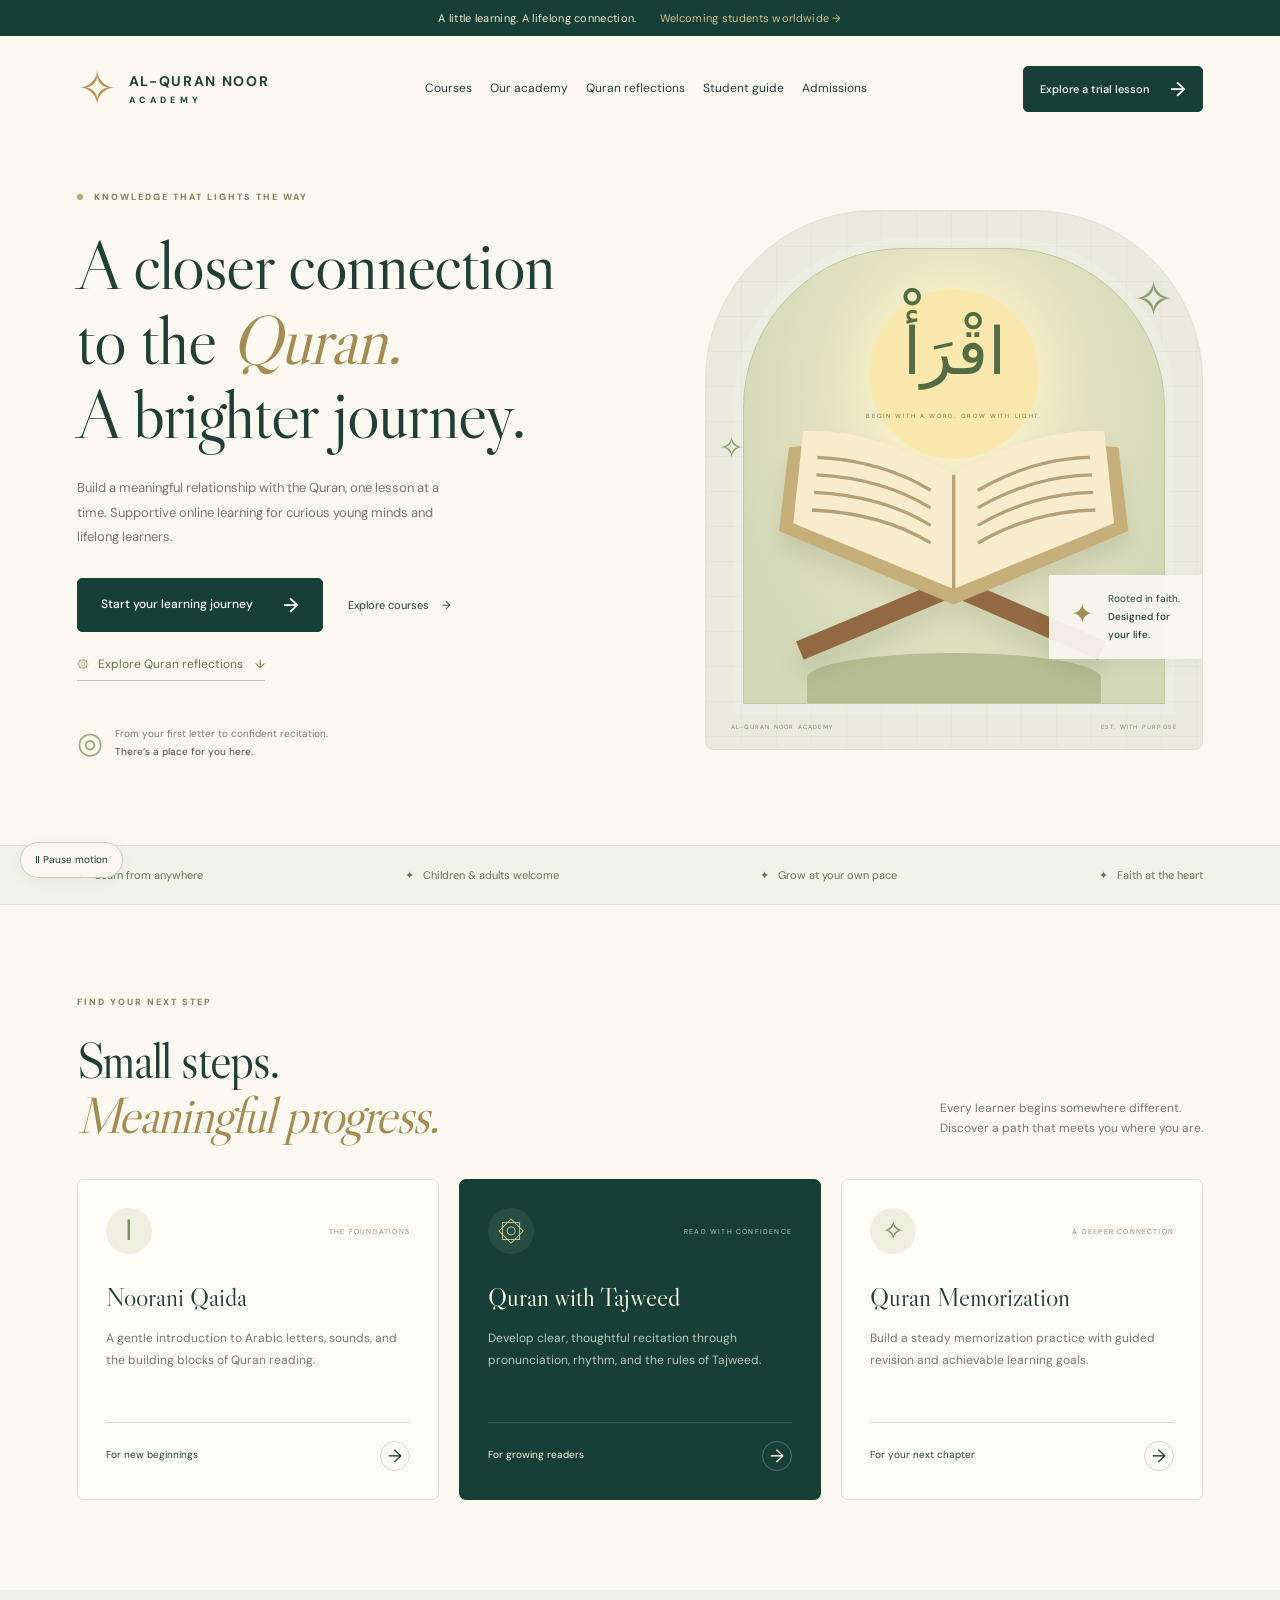
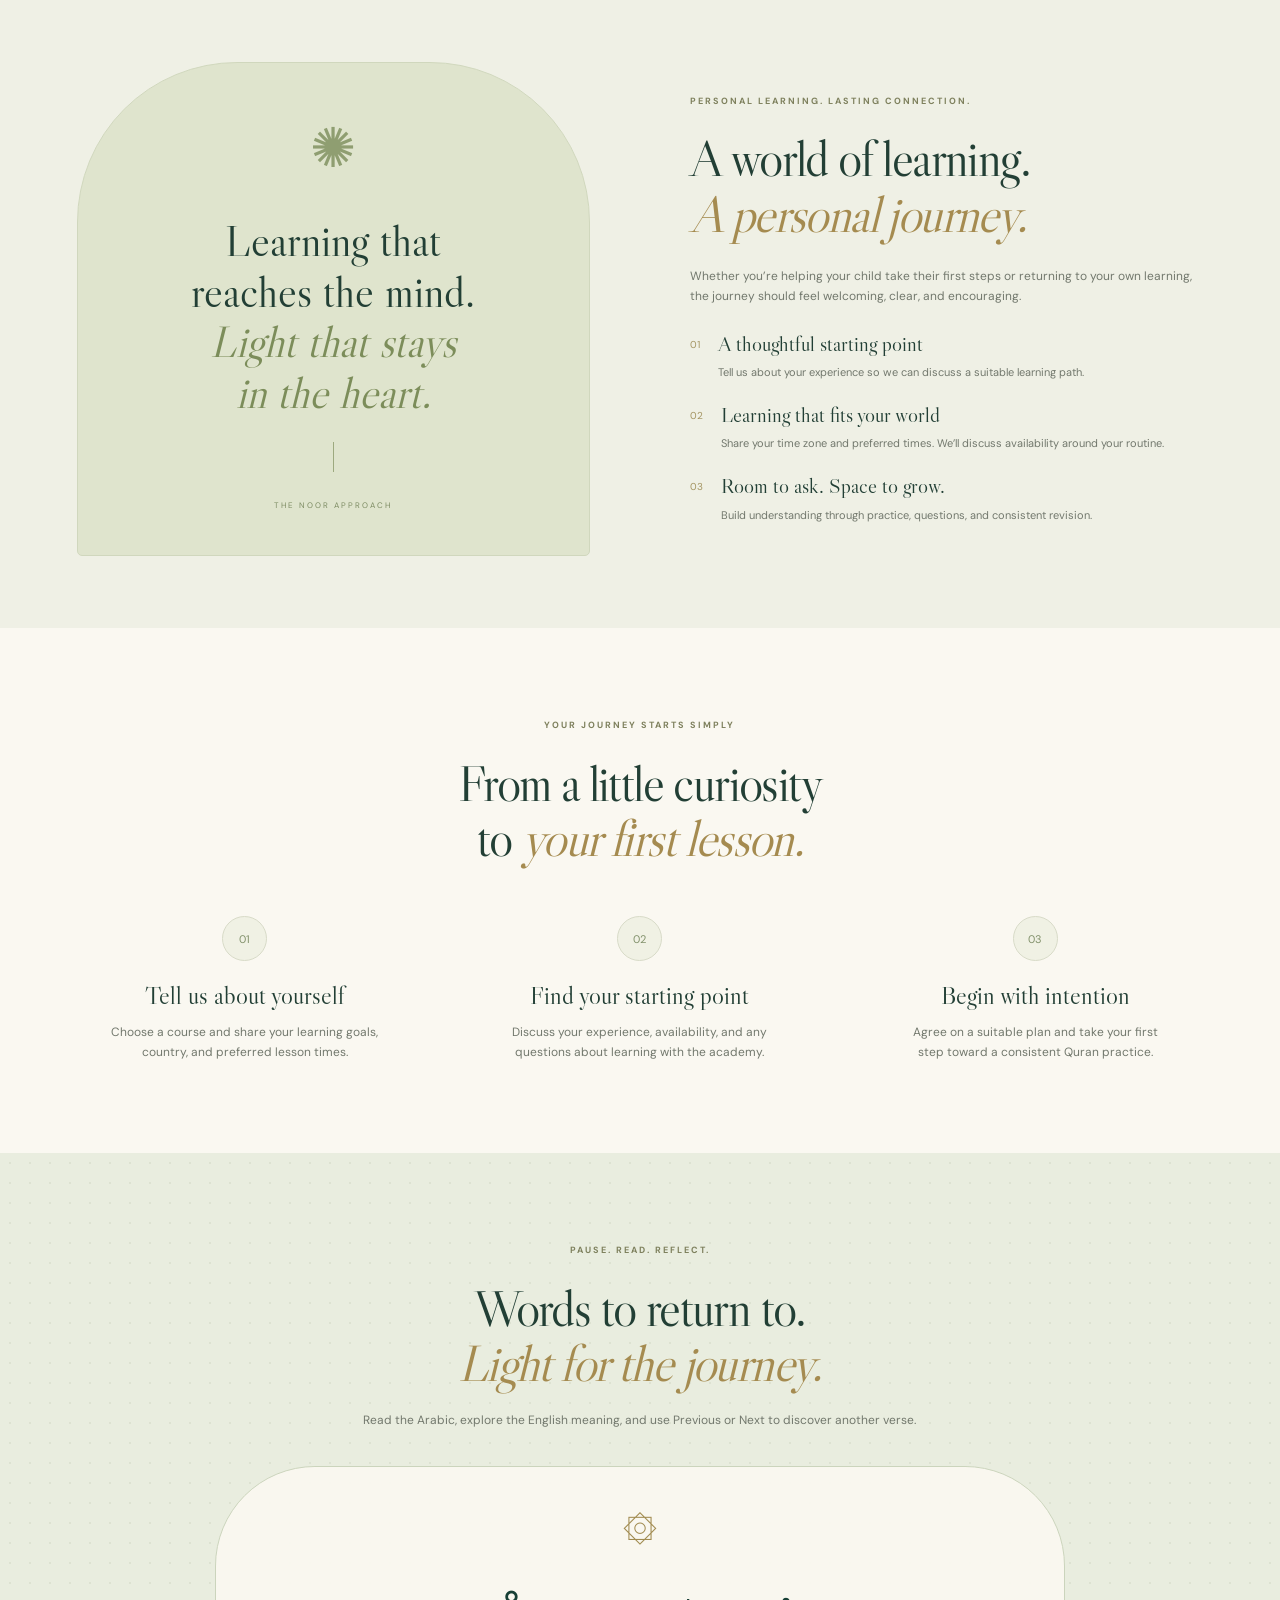
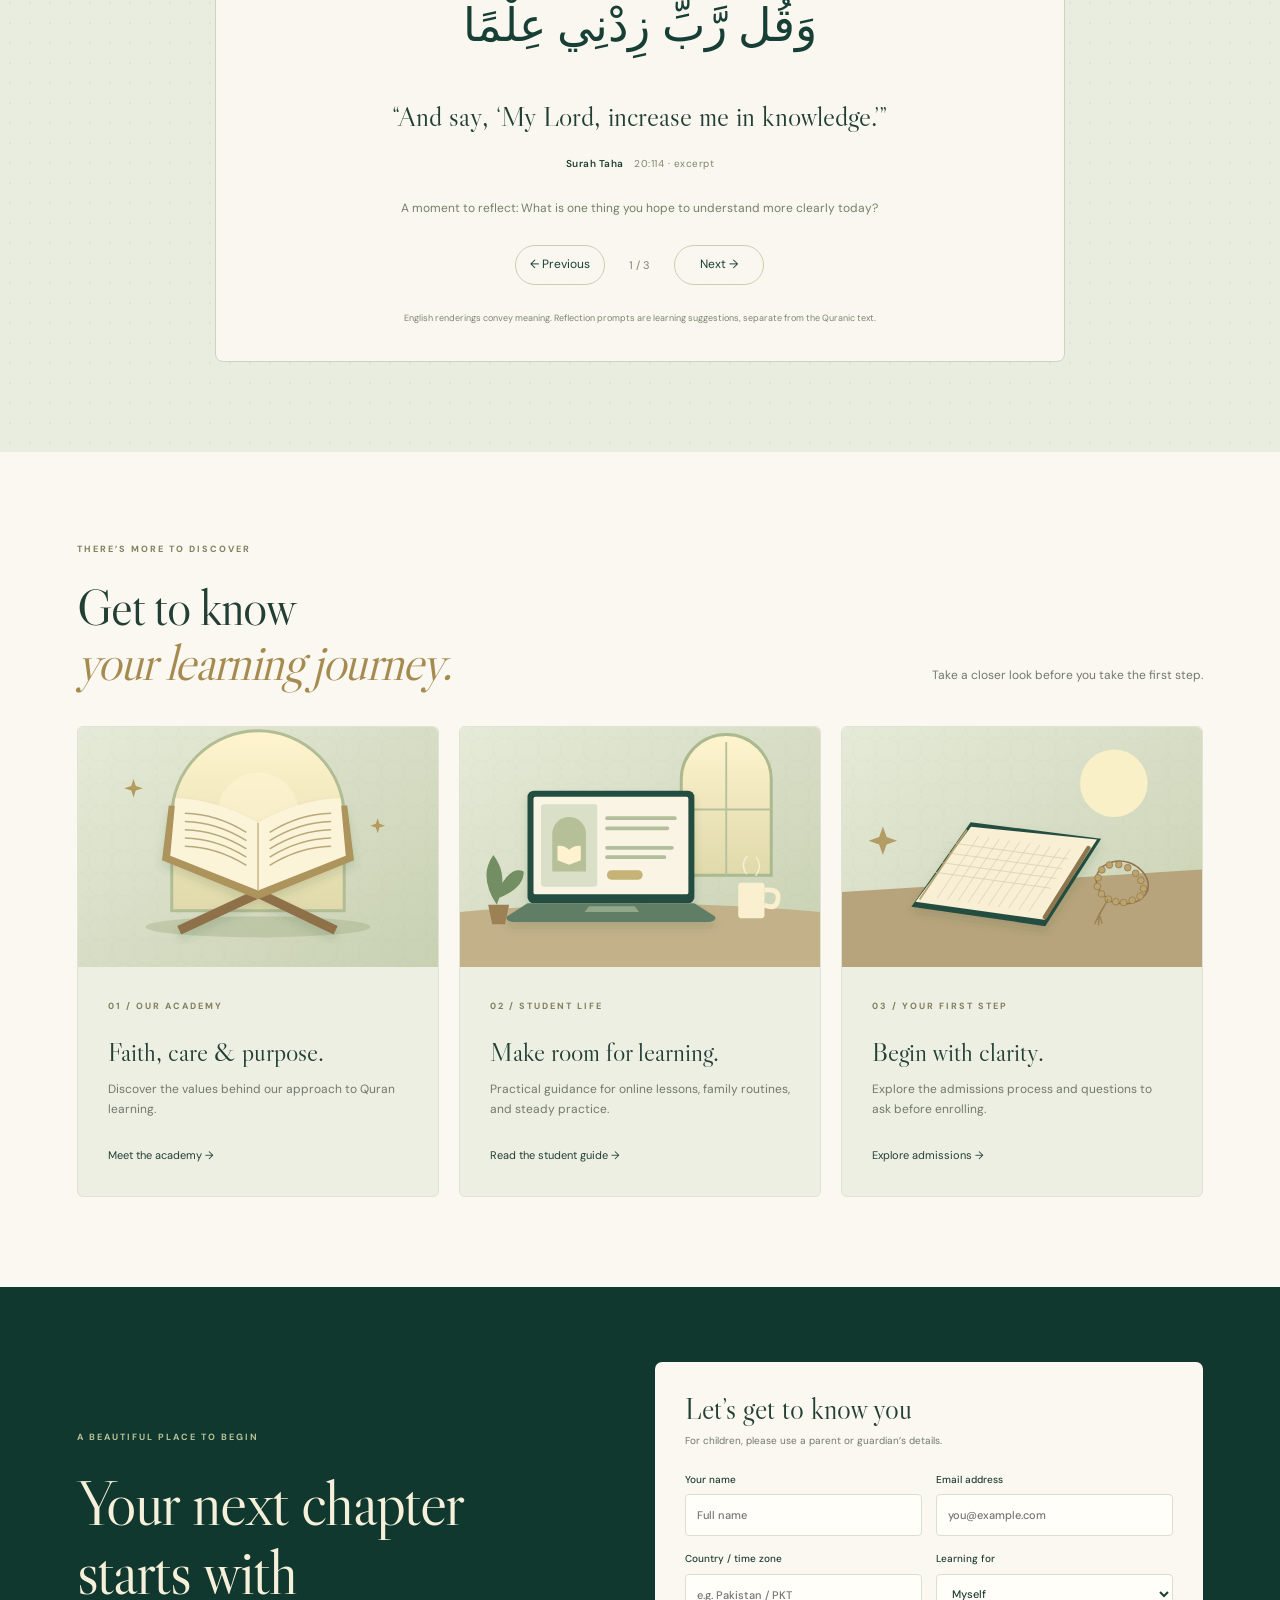
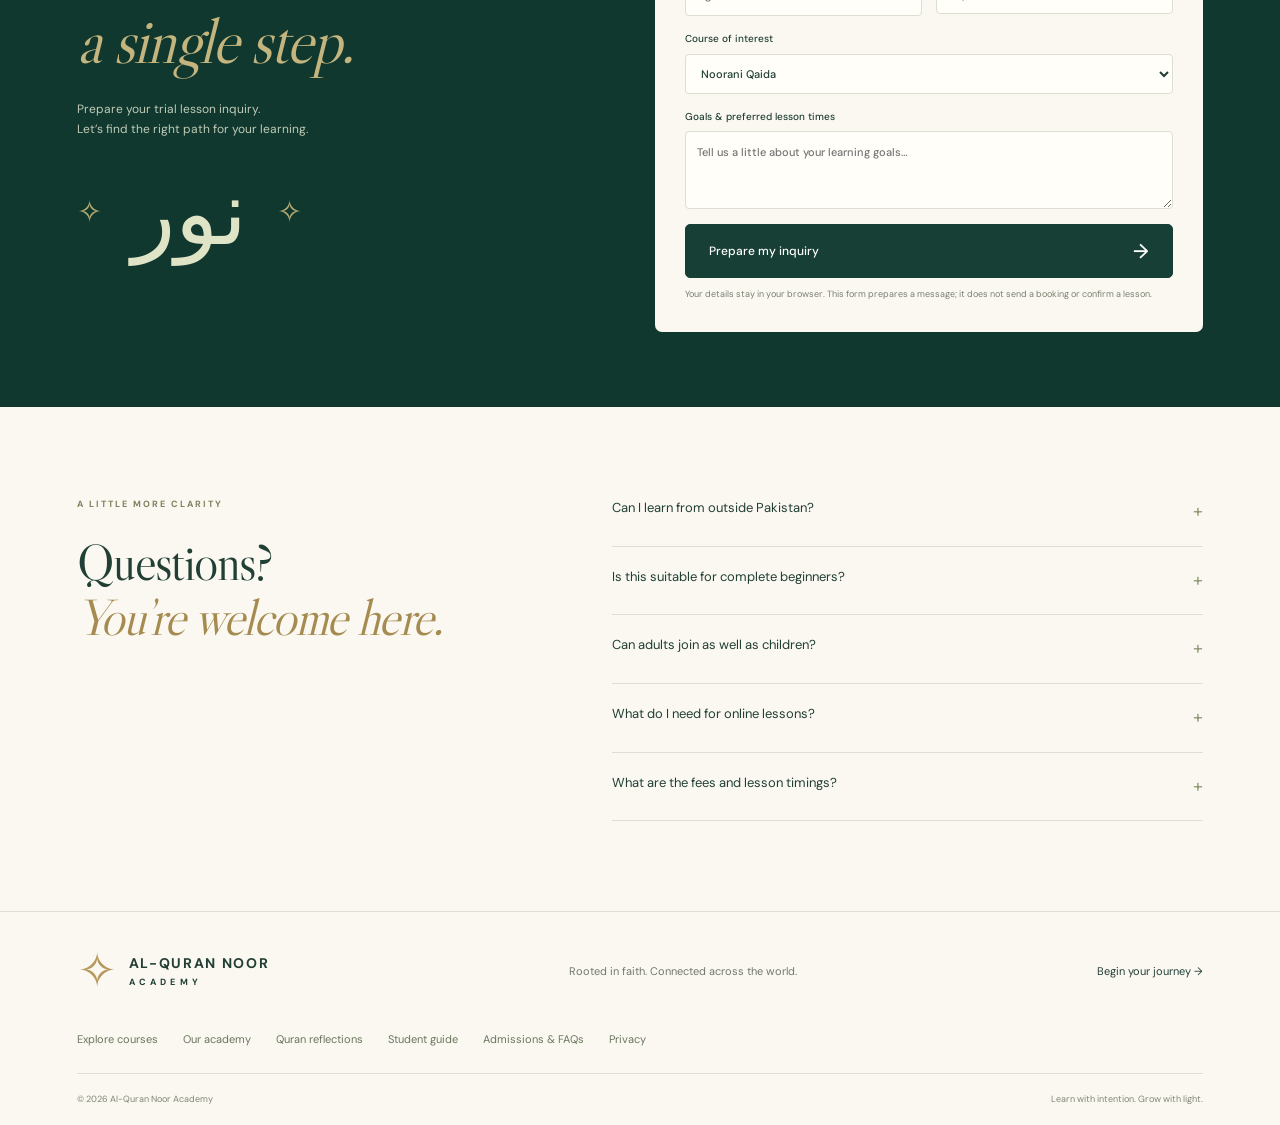
<file: index.html>
<!doctype html>
<html lang="en"><head><meta charset="utf-8"><meta name="viewport" content="width=device-width, initial-scale=1"><meta name="description" content="Learn to read, understand, and connect with the Quran. Explore online Quran classes for children and adults at Al-Quran Noor Academy."><meta name="theme-color" content="#133e34"><title>Al-Quran Noor Academy | A journey of light</title><link rel="icon" href="favicon.svg" type="image/svg+xml"><link rel="stylesheet" href="styles.css?v=20261018-4"><script src="app.js?v=20261018-4" defer></script></head>
<body><div class="announcement">A little learning. A lifelong connection. <span>Welcoming students worldwide →</span></div>
<header class="header wrap"><a class="brand" href="#" aria-label="Al-Quran Noor Academy home"><span class="brand-icon">✧</span><span>AL-QURAN NOOR<small>ACADEMY</small></span></a><button class="menu-toggle" aria-expanded="false" aria-controls="navigation">Menu ☰</button><nav id="navigation" aria-label="Main navigation"><a href="courses.html">Courses</a><a href="about.html">Our academy</a><a href="index.html#reflections">Quran reflections</a><a href="student-guide.html">Student guide</a><a href="admissions.html">Admissions</a></nav><a class="button small header-cta" href="#trial">Explore a trial lesson <span>→</span></a></header>
<main><section class="hero wrap"><div class="hero-copy"><p class="eyebrow"><span class="dot"></span> KNOWLEDGE THAT LIGHTS THE WAY</p><h1>A closer connection<br>to the <em>Quran.</em><br>A brighter journey.</h1><p class="intro">Build a meaningful relationship with the Quran, one lesson at a time. Supportive online learning for curious young minds and lifelong learners.</p><div class="hero-actions"><a class="button" href="#trial">Start your learning journey <span>→</span></a><a class="text-link" href="courses.html">Explore courses <span>→</span></a></div><a class="reflection-shortcut" href="#reflections">۞ &nbsp; Explore Quran reflections <span>↓</span></a><div class="hero-note"><span class="mini-icon">◎</span><span>From your first letter to confident recitation.<br><strong>There’s a place for you here.</strong></span></div></div><div class="hero-art" role="img" aria-label="An illustrated open Quran beneath an arch, with a warm glowing sun"><div class="art-grid"></div><div class="arch"><div class="sun"></div><span class="arabic" lang="ar" dir="rtl">اقْرَأْ</span><span class="arabic-caption">BEGIN WITH A WORD. GROW WITH LIGHT.</span><svg class="quran" viewBox="0 0 440 300" fill="none" aria-hidden="true"><path d="M80 260L350 147M355 260L95 147" stroke="#926940" stroke-width="18"/><path d="M220 218L61 151L70 75Q140 64 220 112Q300 64 370 75L379 151Z" fill="#c5ae78"/><path d="M220 204L74 144L83 60Q145 57 220 100Q295 57 357 60L366 144Z" fill="#f7edcd"/><path d="M220 100V204" stroke="#b7a174" stroke-width="3"/><path d="M96 84Q155 87 199 114M95 100Q155 103 199 130M93 116Q155 119 199 146M91 132Q155 135 199 162M242 114Q292 85 344 84M242 130Q292 101 346 100M242 146Q292 117 347 116M242 162Q292 133 349 132" stroke="#b4a17a" stroke-width="3"/></svg><div class="pedestal"></div></div><span class="art-star star-one">✧</span><span class="art-star star-two">✧</span><div class="art-label"><span>✦</span> Rooted in faith.<br><strong>Designed for your life.</strong></div><div class="art-bottom">AL-QURAN NOOR ACADEMY <span>EST. WITH PURPOSE</span></div></div></section>
<div class="values-strip"><div class="wrap"><span>✦ &nbsp; Learn from anywhere</span><span>✦ &nbsp; Children & adults welcome</span><span>✦ &nbsp; Grow at your own pace</span><span>✦ &nbsp; Faith at the heart</span></div></div>
<section class="section wrap" id="courses"><div class="section-heading"><div><p class="eyebrow">FIND YOUR NEXT STEP</p><h2>Small steps.<br><em>Meaningful progress.</em></h2></div><p>Every learner begins somewhere different.<br>Discover a path that meets you where you are.</p></div><div class="course-grid"><article class="course-card"><div class="course-top"><span class="course-icon">ا</span><span class="pill">THE FOUNDATIONS</span></div><h3>Noorani Qaida</h3><p>A gentle introduction to Arabic letters, sounds, and the building blocks of Quran reading.</p><div class="course-bottom"><span>For new beginnings</span><a href="noorani-qaida.html" aria-label="Enquire about Noorani Qaida">→</a></div></article><article class="course-card featured"><div class="course-top"><span class="course-icon">۞</span><span class="pill">READ WITH CONFIDENCE</span></div><h3>Quran with Tajweed</h3><p>Develop clear, thoughtful recitation through pronunciation, rhythm, and the rules of Tajweed.</p><div class="course-bottom"><span>For growing readers</span><a href="tajweed.html" aria-label="Enquire about Quran with Tajweed">→</a></div></article><article class="course-card"><div class="course-top"><span class="course-icon">✧</span><span class="pill">A DEEPER CONNECTION</span></div><h3>Quran Memorization</h3><p>Build a steady memorization practice with guided revision and achievable learning goals.</p><div class="course-bottom"><span>For your next chapter</span><a href="memorization.html" aria-label="Enquire about Quran Memorization">→</a></div></article></div></section>
<section class="approach" id="about"><div class="wrap approach-grid"><div class="quote-art"><span class="quote-star">✺</span><p>Learning that<br>reaches the mind.<br><em>Light that stays<br>in the heart.</em></p><span class="quote-rule"></span><small>THE NOOR APPROACH</small></div><div><p class="eyebrow">PERSONAL LEARNING. LASTING CONNECTION.</p><h2>A world of learning.<br><em>A personal journey.</em></h2><p class="body-copy">Whether you’re helping your child take their first steps or returning to your own learning, the journey should feel welcoming, clear, and encouraging.</p><div class="approach-item"><span>01</span><div><h3>A thoughtful starting point</h3><p>Tell us about your experience so we can discuss a suitable learning path.</p></div></div><div class="approach-item"><span>02</span><div><h3>Learning that fits your world</h3><p>Share your time zone and preferred times. We’ll discuss availability around your routine.</p></div></div><div class="approach-item"><span>03</span><div><h3>Room to ask. Space to grow.</h3><p>Build understanding through practice, questions, and consistent revision.</p></div></div></div></div></section>
<section class="section wrap" id="how-it-works"><div class="center-heading"><p class="eyebrow">YOUR JOURNEY STARTS SIMPLY</p><h2>From a little curiosity<br>to <em>your first lesson.</em></h2></div><div class="steps"><article><span>01</span><h3>Tell us about yourself</h3><p>Choose a course and share your learning goals, country, and preferred lesson times.</p></article><article><span>02</span><h3>Find your starting point</h3><p>Discuss your experience, availability, and any questions about learning with the academy.</p></article><article><span>03</span><h3>Begin with intention</h3><p>Agree on a suitable plan and take your first step toward a consistent Quran practice.</p></article></div></section>
<section class="quran-reflections section" id="reflections"><div class="wrap"><div class="center-heading"><p class="eyebrow">PAUSE. READ. REFLECT.</p><h2>Words to return to.<br><em>Light for the journey.</em></h2><p class="reflection-intro">Read the Arabic, explore the English meaning, and use Previous or Next to discover another verse.</p></div><div class="reflection-shell"><span class="reflection-rosette" aria-hidden="true">۞</span><div class="reflection-slides"><figure class="reflection-slide" data-reflection><blockquote><p class="verse-arabic" lang="ar" dir="rtl">وَقُل رَّبِّ زِدْنِي عِلْمًا</p><p class="verse-translation">“And say, ‘My Lord, increase me in knowledge.’”</p></blockquote><figcaption>Surah Taha <span>20:114 · excerpt</span></figcaption><p class="reflection-prompt">A moment to reflect: What is one thing you hope to understand more clearly today?</p></figure><figure class="reflection-slide" data-reflection hidden><blockquote><p class="verse-arabic" lang="ar" dir="rtl">فَإِنَّ مَعَ الْعُسْرِ يُسْرًا</p><p class="verse-translation">“For indeed, with hardship comes ease.”</p></blockquote><figcaption>Surah Ash-Sharh <span>94:5</span></figcaption><p class="reflection-prompt">A moment to reflect: Make space for patience when your learning feels difficult.</p></figure><figure class="reflection-slide" data-reflection hidden><blockquote><p class="verse-arabic" lang="ar" dir="rtl">فَاذْكُرُونِي أَذْكُرْكُمْ</p><p class="verse-translation">“So remember Me; I will remember you.”</p></blockquote><figcaption>Surah Al-Baqarah <span>2:152 · excerpt</span></figcaption><p class="reflection-prompt">A moment to reflect: Where could a quiet moment of remembrance fit into your routine?</p></figure></div><div class="reflection-controls" hidden><button type="button" id="previous-reflection" aria-label="Previous Quran reflection">← Previous</button><span id="reflection-count" role="status" aria-live="polite">1 / 3</span><button type="button" id="next-reflection" aria-label="Next Quran reflection">Next →</button></div><p class="translation-note">English renderings convey meaning. Reflection prompts are learning suggestions, separate from the Quranic text.</p></div></div></section><section class="explore-section wrap section"><div class="section-heading"><div><p class="eyebrow">THERE’S MORE TO DISCOVER</p><h2>Get to know<br><em>your learning journey.</em></h2></div><p>Take a closer look before you take the first step.</p></div><div class="course-grid"><a class="explore-card" href="about.html"><img class="explore-image" src="assets/quran-study.svg" alt="Illustration of an open Quran on a wooden stand beneath an arch" width="960" height="640" loading="lazy"><span class="eyebrow">01 / OUR ACADEMY</span><h3>Faith, care & purpose.</h3><p>Discover the values behind our approach to Quran learning.</p><span class="text-link">Meet the academy →</span></a><a class="explore-card" href="student-guide.html"><img class="explore-image" src="assets/online-learning.svg" alt="Illustration of a laptop ready for an online Quran lesson" width="960" height="640" loading="lazy"><span class="eyebrow">02 / STUDENT LIFE</span><h3>Make room for learning.</h3><p>Practical guidance for online lessons, family routines, and steady practice.</p><span class="text-link">Read the student guide →</span></a><a class="explore-card" href="admissions.html"><img class="explore-image" src="assets/quiet-practice.svg" alt="Illustration of a practice notebook, pencil, and prayer beads" width="960" height="640" loading="lazy"><span class="eyebrow">03 / YOUR FIRST STEP</span><h3>Begin with clarity.</h3><p>Explore the admissions process and questions to ask before enrolling.</p><span class="text-link">Explore admissions →</span></a></div></section><section class="trial-section" id="trial"><div class="wrap trial-grid"><div><p class="eyebrow">A BEAUTIFUL PLACE TO BEGIN</p><h2>Your next chapter<br>starts with<br><em>a single step.</em></h2><p>Prepare your trial lesson inquiry.<br>Let’s find the right path for your learning.</p><div class="trial-decoration">✧ <span lang="ar" dir="rtl">نور</span> ✧</div></div><form id="trial-form"><h3>Let’s get to know you</h3><p class="form-intro">For children, please use a parent or guardian’s details.</p><div class="form-row"><label>Your name<input name="name" autocomplete="name" required placeholder="Full name" maxlength="100"></label><label>Email address<input name="email" type="email" autocomplete="email" required placeholder="you@example.com" maxlength="180"></label></div><div class="form-row"><label>Country / time zone<input name="country" required placeholder="e.g. Pakistan / PKT" maxlength="100"></label><label>Learning for<select name="learner"><option>Myself</option><option>My child</option><option>My family</option></select></label></div><label>Course of interest<select name="course" id="course"><option>Noorani Qaida</option><option>Quran with Tajweed</option><option>Quran Memorization</option><option>Help me choose</option></select></label><label>Goals & preferred lesson times<textarea name="goals" rows="3" placeholder="Tell us a little about your learning goals…" maxlength="1500"></textarea></label><button class="button" type="submit">Prepare my inquiry <span>→</span></button><p class="form-note">Your details stay in your browser. This form prepares a message; it does not send a booking or confirm a lesson.</p><div id="inquiry-result" hidden aria-live="polite"><h4>Your inquiry is ready</h4><p>The academy’s direct contact is being added. Copy or download your message to send when contact details are available.</p><textarea id="inquiry-message" readonly aria-label="Prepared inquiry" rows="8"></textarea><div class="result-actions"><button type="button" id="copy-inquiry">Copy message</button><button type="button" id="download-inquiry">Download inquiry</button></div><p id="copy-status" role="status"></p></div></form></div></section>
<section class="section wrap faq-grid" id="faq"><div><p class="eyebrow">A LITTLE MORE CLARITY</p><h2>Questions?<br><em>You’re welcome here.</em></h2></div><div class="faq-list"><details><summary>Can I learn from outside Pakistan?</summary><p>Yes, the online learning format is intended for local and international students. Include your country and time zone in your inquiry so suitable lesson times can be discussed.</p></details><details><summary>Is this suitable for complete beginners?</summary><p>Noorani Qaida is the starting point for learners new to Arabic letters and Quran reading. Share your experience when you enquire so the right starting level can be discussed.</p></details><details><summary>Can adults join as well as children?</summary><p>The courses are intended for children and adults. A parent or guardian should handle inquiries and arrangements for a child.</p></details><details><summary>What do I need for online lessons?</summary><p>A reliable internet connection, a phone, tablet, or computer with audio, and a quiet place to learn. The lesson platform and materials will be confirmed when arranging your classes.</p></details><details><summary>What are the fees and lesson timings?</summary><p>Fees, teacher availability, trial arrangements, and the lesson schedule should be confirmed directly with the academy before enrolling. No payment is collected on this website.</p></details></div></section>
</main><footer><div class="wrap footer-top"><a class="brand" href="index.html"><span class="brand-icon">✧</span><span>AL-QURAN NOOR<small>ACADEMY</small></span></a><p>Rooted in faith. Connected across the world.</p><a href="admissions.html#trial">Begin your journey →</a></div><div class="wrap footer-links"><a href="courses.html">Explore courses</a><a href="about.html">Our academy</a><a href="index.html#reflections">Quran reflections</a><a href="student-guide.html">Student guide</a><a href="admissions.html">Admissions & FAQs</a><a href="privacy.html">Privacy</a></div><div class="wrap footer-bottom"><span>© <span id="year">2026</span> Al-Quran Noor Academy</span><span>Learn with intention. Grow with light.</span></div></footer></body></html>
</file>
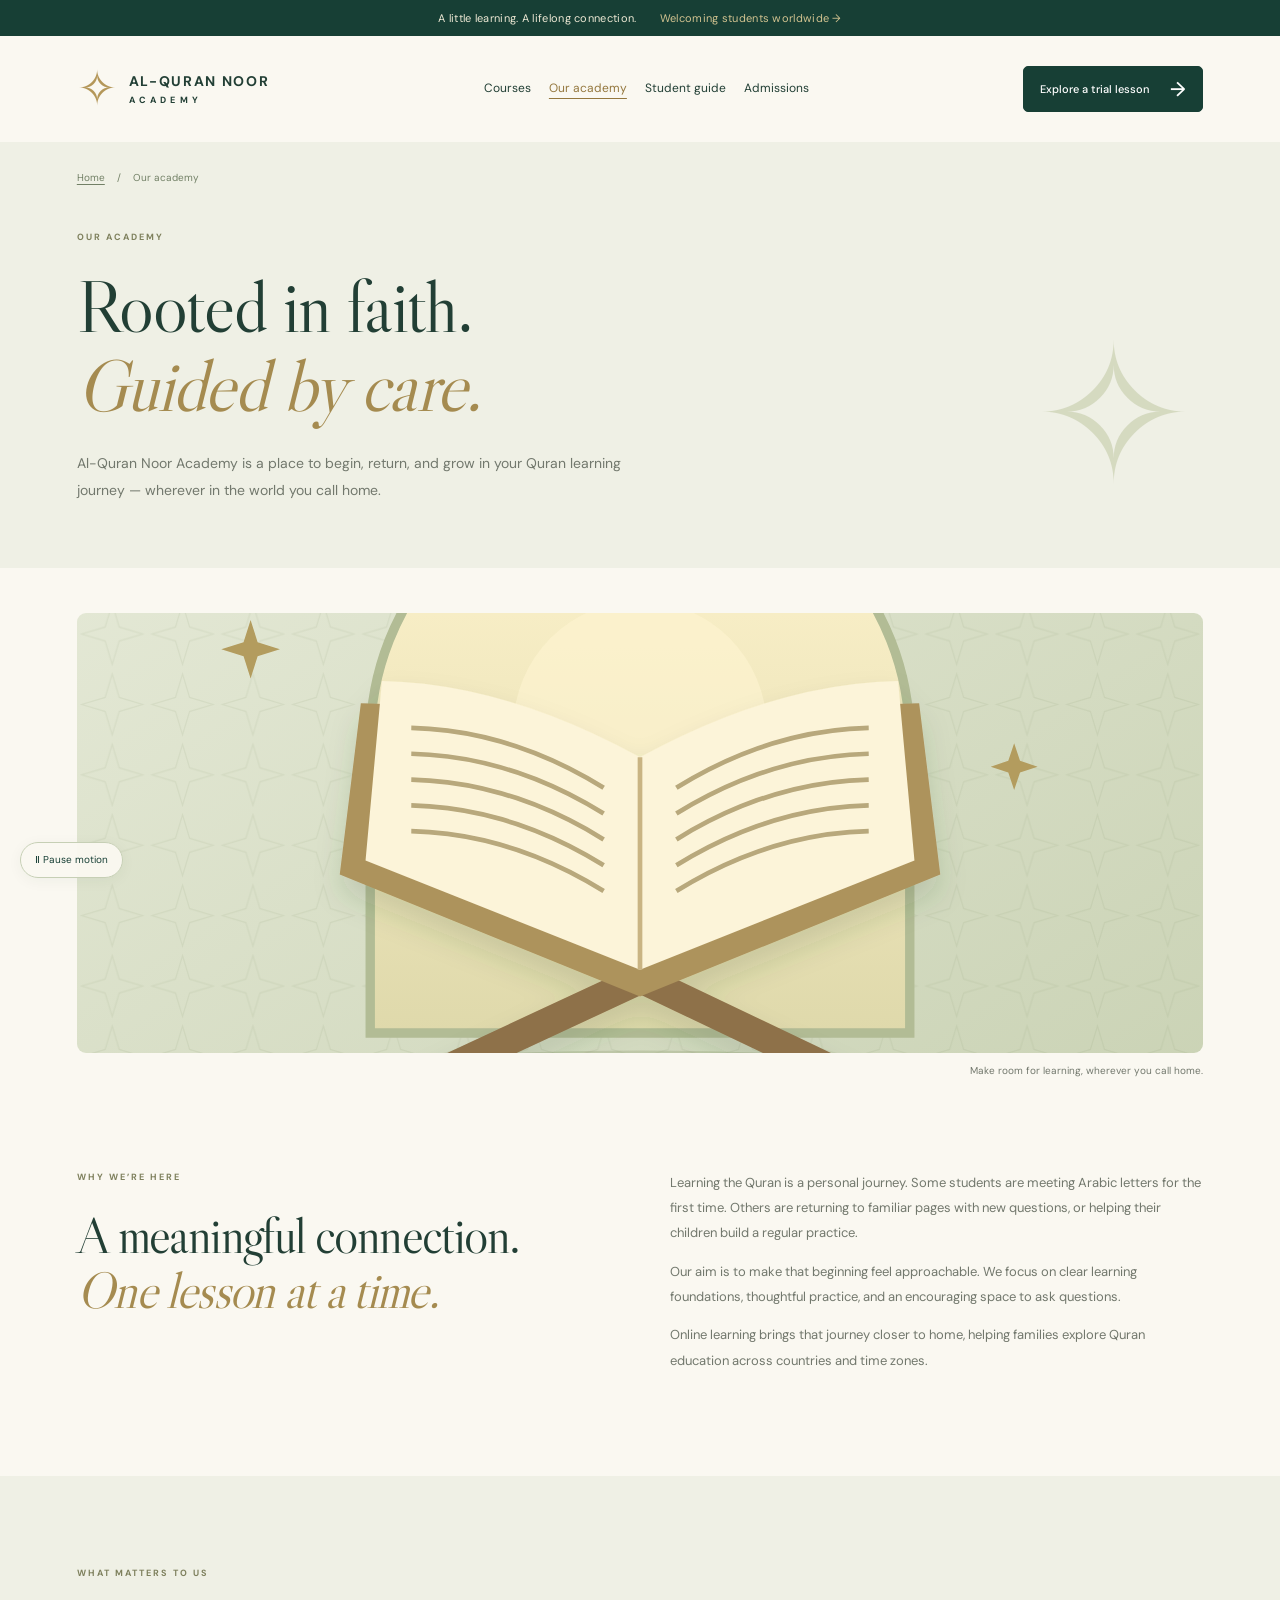
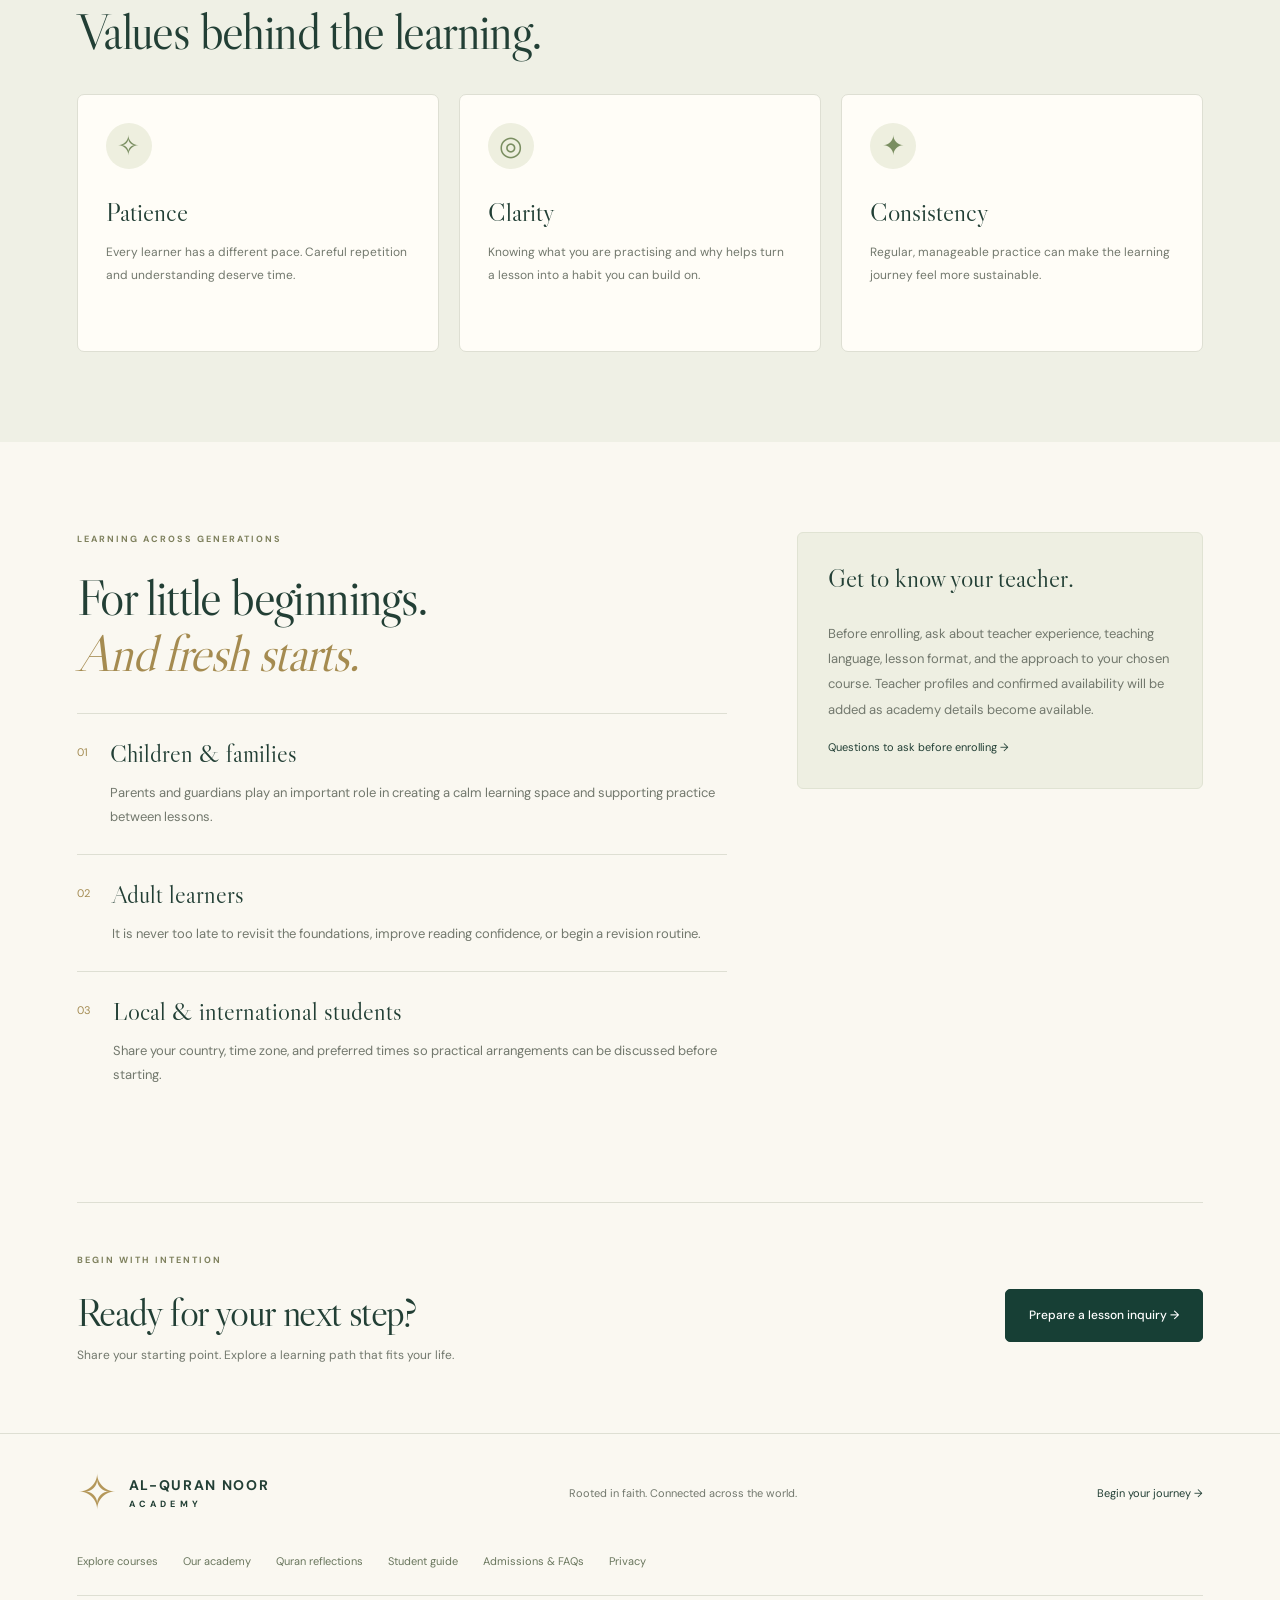
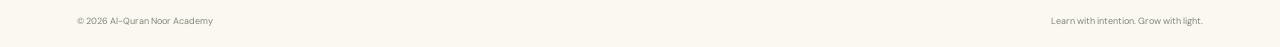
<file: about.html>
<!doctype html><html lang="en"><head><meta charset="utf-8"><meta name="viewport" content="width=device-width, initial-scale=1"><meta name="description" content="Learn about the purpose, values, and learning approach of Al-Quran Noor Academy for children and adult learners worldwide."><meta name="theme-color" content="#133e34"><title>About our academy | Al-Quran Noor Academy</title><link rel="icon" href="favicon.svg" type="image/svg+xml"><link rel="stylesheet" href="styles.css?v=20261018-4"><script src="app.js?v=20261018-4" defer></script></head><body><a class="skip-link" href="#main">Skip to content</a><div class="announcement">A little learning. A lifelong connection. <span>Welcoming students worldwide →</span></div><header class="header wrap"><a class="brand" href="index.html" aria-label="Al-Quran Noor Academy home"><span class="brand-icon">✧</span><span>AL-QURAN NOOR<small>ACADEMY</small></span></a><button class="menu-toggle" aria-expanded="false" aria-controls="navigation">Menu ☰</button><nav id="navigation" aria-label="Main navigation"><a href="courses.html">Courses</a><a aria-current="page" href="about.html">Our academy</a><a href="student-guide.html">Student guide</a><a href="admissions.html">Admissions</a></nav><a class="button small header-cta" href="admissions.html#trial">Explore a trial lesson <span>→</span></a></header><main id="main"><section class="page-hero"><div class="wrap"><div class="breadcrumb"><a href="index.html">Home</a><span>/</span>Our academy</div><p class="eyebrow">OUR ACADEMY</p><h1>Rooted in faith.<br><em>Guided by care.</em></h1><p class="page-intro">Al-Quran Noor Academy is a place to begin, return, and grow in your Quran learning journey — wherever in the world you call home.</p><span class="page-ornament" aria-hidden="true">✧</span></div></section><figure class="wrap editorial-image"><img src="assets/quran-study.svg" alt="An open Quran on a wooden stand in a softly lit archway" width="960" height="640" loading="lazy"><figcaption>Make room for learning, wherever you call home.</figcaption></figure><section class="wrap section about-story"><div><p class="eyebrow">WHY WE’RE HERE</p><h2>A meaningful connection.<br><em>One lesson at a time.</em></h2></div><div class="prose"><p>Learning the Quran is a personal journey. Some students are meeting Arabic letters for the first time. Others are returning to familiar pages with new questions, or helping their children build a regular practice.</p><p>Our aim is to make that beginning feel approachable. We focus on clear learning foundations, thoughtful practice, and an encouraging space to ask questions.</p><p>Online learning brings that journey closer to home, helping families explore Quran education across countries and time zones.</p></div></section><section class="soft-section"><div class="wrap section"><p class="eyebrow">WHAT MATTERS TO US</p><h2>Values behind the learning.</h2><div class="course-grid values-cards"><article class="course-card"><span class="course-icon">✧</span><h3>Patience</h3><p>Every learner has a different pace. Careful repetition and understanding deserve time.</p></article><article class="course-card"><span class="course-icon">◎</span><h3>Clarity</h3><p>Knowing what you are practising and why helps turn a lesson into a habit you can build on.</p></article><article class="course-card"><span class="course-icon">✦</span><h3>Consistency</h3><p>Regular, manageable practice can make the learning journey feel more sustainable.</p></article></div></div></section><section class="wrap section detail-layout"><div><p class="eyebrow">LEARNING ACROSS GENERATIONS</p><h2>For little beginnings.<br><em>And fresh starts.</em></h2><div class="module-list"><article class="module"><span>01</span><div><h3>Children & families</h3><p>Parents and guardians play an important role in creating a calm learning space and supporting practice between lessons.</p></div></article><article class="module"><span>02</span><div><h3>Adult learners</h3><p>It is never too late to revisit the foundations, improve reading confidence, or begin a revision routine.</p></div></article><article class="module"><span>03</span><div><h3>Local & international students</h3><p>Share your country, time zone, and preferred times so practical arrangements can be discussed before starting.</p></div></article></div></div><aside class="reading-panel"><h3>Get to know your teacher.</h3><p>Before enrolling, ask about teacher experience, teaching language, lesson format, and the approach to your chosen course. Teacher profiles and confirmed availability will be added as academy details become available.</p><a class="text-link" href="admissions.html">Questions to ask before enrolling →</a></aside></section><section class="wrap closing-cta"><div><p class="eyebrow">BEGIN WITH INTENTION</p><h2>Ready for your next step?</h2><p>Share your starting point. Explore a learning path that fits your life.</p></div><a class="button" href="admissions.html#trial">Prepare a lesson inquiry →</a></section></main><footer><div class="wrap footer-top"><a class="brand" href="index.html"><span class="brand-icon">✧</span><span>AL-QURAN NOOR<small>ACADEMY</small></span></a><p>Rooted in faith. Connected across the world.</p><a href="admissions.html#trial">Begin your journey →</a></div><div class="wrap footer-links"><a href="courses.html">Explore courses</a><a href="about.html">Our academy</a><a href="index.html#reflections">Quran reflections</a><a href="student-guide.html">Student guide</a><a href="admissions.html">Admissions & FAQs</a><a href="privacy.html">Privacy</a></div><div class="wrap footer-bottom"><span>© <span id="year">2026</span> Al-Quran Noor Academy</span><span>Learn with intention. Grow with light.</span></div></footer></body></html>
</file>
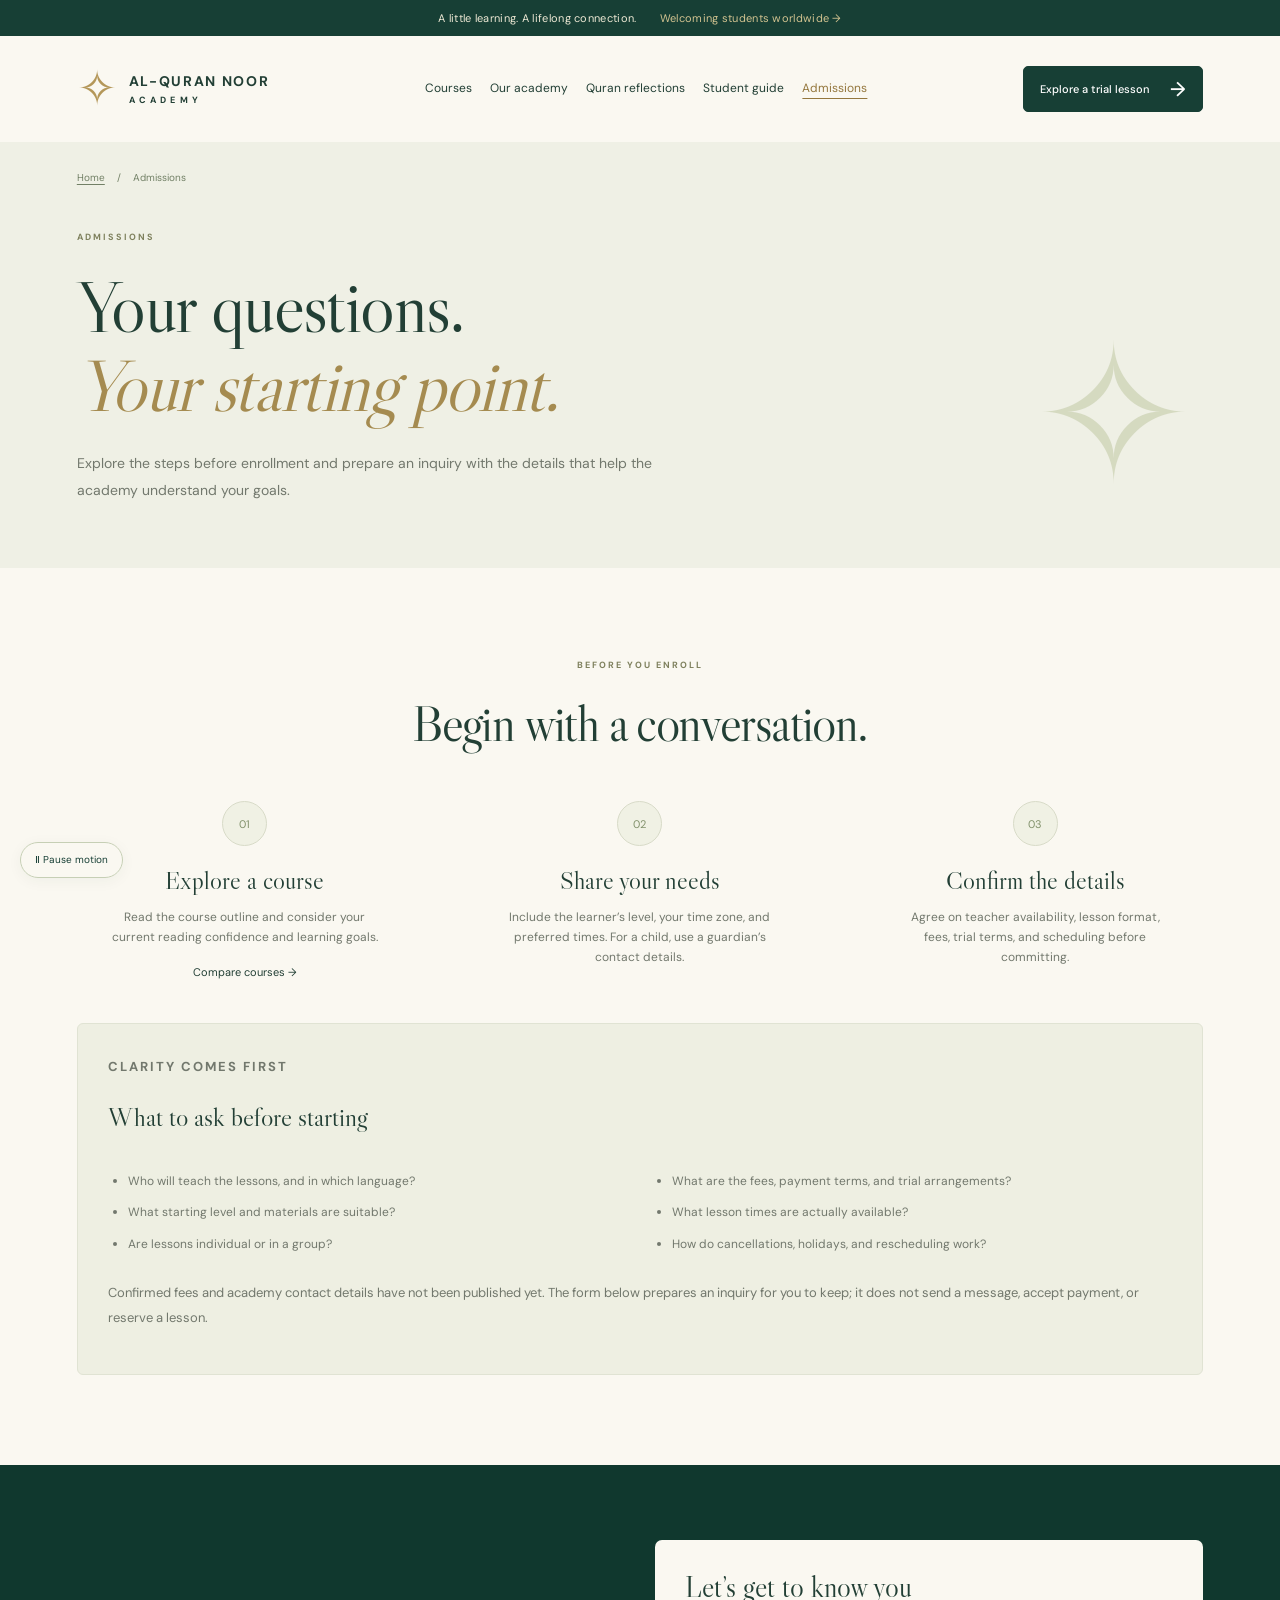
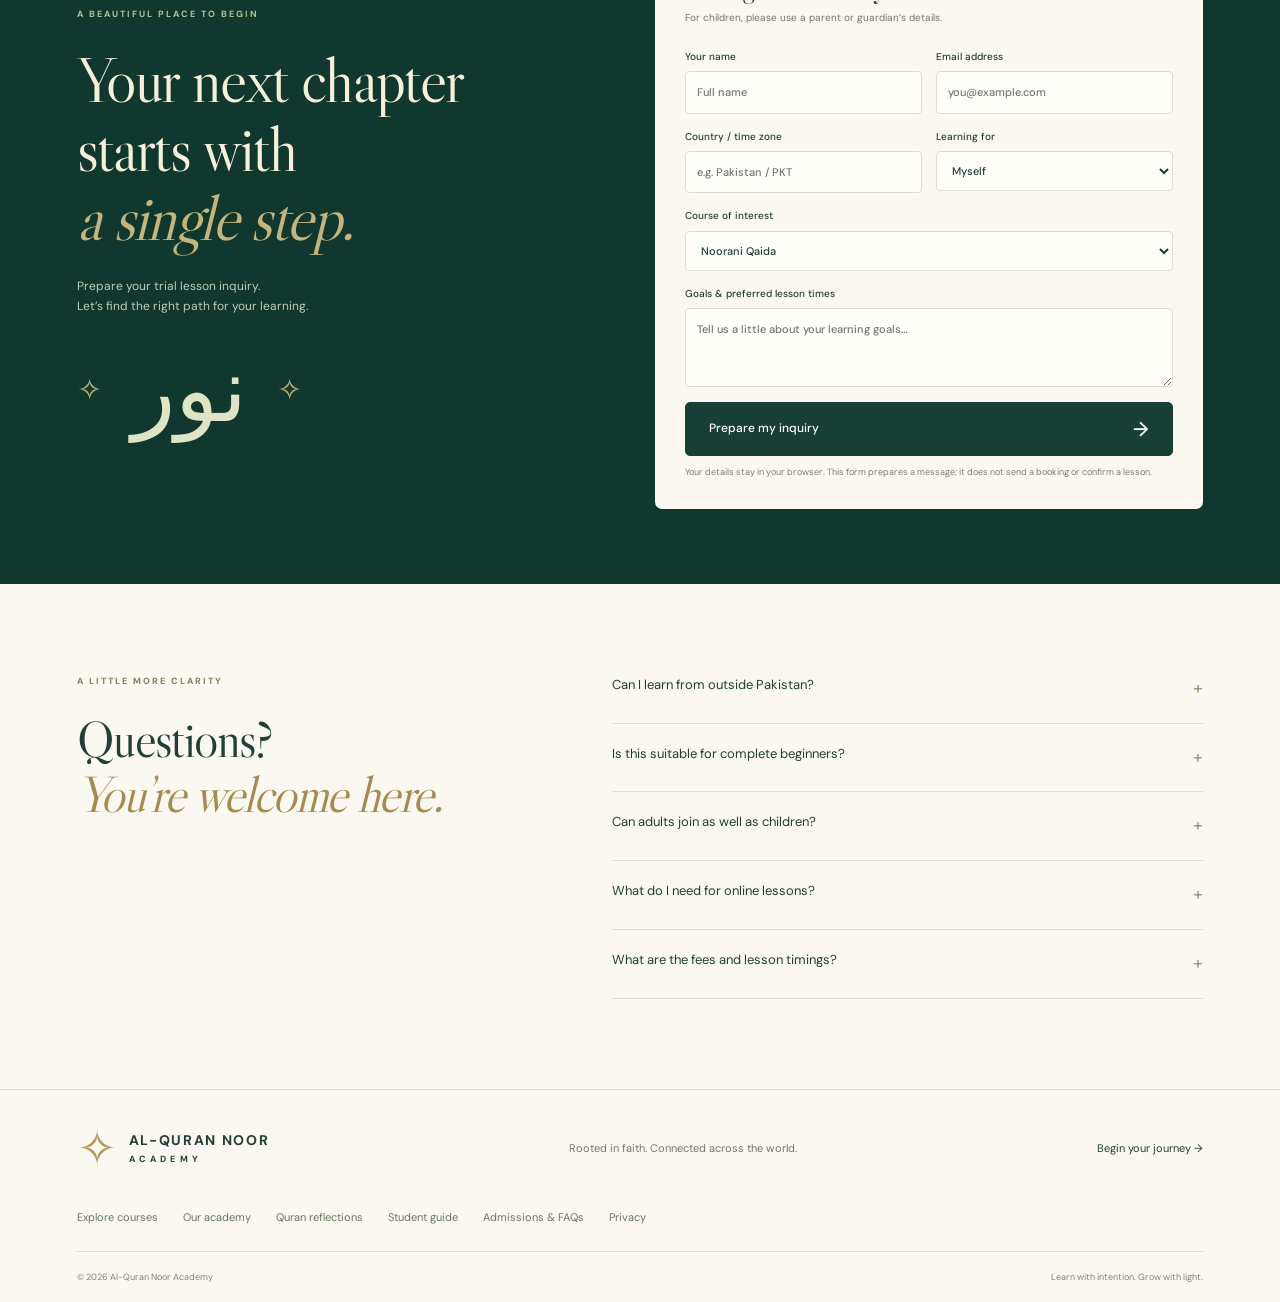
<file: admissions.html>
<!doctype html><html lang="en"><head><meta charset="utf-8"><meta name="viewport" content="width=device-width, initial-scale=1"><meta name="description" content="Explore enrollment steps, important questions, and prepare a Quran lesson inquiry for Al-Quran Noor Academy."><meta name="theme-color" content="#133e34"><title>Admissions &amp; trial inquiries | Al-Quran Noor Academy</title><link rel="icon" href="favicon.svg" type="image/svg+xml"><link rel="stylesheet" href="styles.css?v=20261018-4"><script src="app.js?v=20261018-4" defer></script></head><body><a class="skip-link" href="#main">Skip to content</a><div class="announcement">A little learning. A lifelong connection. <span>Welcoming students worldwide →</span></div><header class="header wrap"><a class="brand" href="index.html" aria-label="Al-Quran Noor Academy home"><span class="brand-icon">✧</span><span>AL-QURAN NOOR<small>ACADEMY</small></span></a><button class="menu-toggle" aria-expanded="false" aria-controls="navigation">Menu ☰</button><nav id="navigation" aria-label="Main navigation"><a href="courses.html">Courses</a><a href="about.html">Our academy</a><a href="index.html#reflections">Quran reflections</a><a href="student-guide.html">Student guide</a><a aria-current="page" href="admissions.html">Admissions</a></nav><a class="button small header-cta" href="admissions.html#trial">Explore a trial lesson <span>→</span></a></header><main id="main"><section class="page-hero"><div class="wrap"><div class="breadcrumb"><a href="index.html">Home</a><span>/</span>Admissions</div><p class="eyebrow">ADMISSIONS</p><h1>Your questions.<br><em>Your starting point.</em></h1><p class="page-intro">Explore the steps before enrollment and prepare an inquiry with the details that help the academy understand your goals.</p><span class="page-ornament" aria-hidden="true">✧</span></div></section><section class="wrap section"><div class="center-heading"><p class="eyebrow">BEFORE YOU ENROLL</p><h2>Begin with a conversation.</h2></div><div class="steps"><article><span>01</span><h3>Explore a course</h3><p>Read the course outline and consider your current reading confidence and learning goals.</p><a class="text-link" href="courses.html">Compare courses →</a></article><article><span>02</span><h3>Share your needs</h3><p>Include the learner’s level, your time zone, and preferred times. For a child, use a guardian’s contact details.</p></article><article><span>03</span><h3>Confirm the details</h3><p>Agree on teacher availability, lesson format, fees, trial terms, and scheduling before committing.</p></article></div><div class="reading-panel"><p class="eyebrow">CLARITY COMES FIRST</p><h3>What to ask before starting</h3><div class="two-columns"><ul><li>Who will teach the lessons, and in which language?</li><li>What starting level and materials are suitable?</li><li>Are lessons individual or in a group?</li></ul><ul><li>What are the fees, payment terms, and trial arrangements?</li><li>What lesson times are actually available?</li><li>How do cancellations, holidays, and rescheduling work?</li></ul></div><p>Confirmed fees and academy contact details have not been published yet. The form below prepares an inquiry for you to keep; it does not send a message, accept payment, or reserve a lesson.</p></div></section><section class="trial-section" id="trial"><div class="wrap trial-grid"><div><p class="eyebrow">A BEAUTIFUL PLACE TO BEGIN</p><h2>Your next chapter<br>starts with<br><em>a single step.</em></h2><p>Prepare your trial lesson inquiry.<br>Let’s find the right path for your learning.</p><div class="trial-decoration">✧ <span lang="ar" dir="rtl">نور</span> ✧</div></div><form id="trial-form"><h3>Let’s get to know you</h3><p class="form-intro">For children, please use a parent or guardian’s details.</p><div class="form-row"><label>Your name<input name="name" autocomplete="name" required placeholder="Full name" maxlength="100"></label><label>Email address<input name="email" type="email" autocomplete="email" required placeholder="you@example.com" maxlength="180"></label></div><div class="form-row"><label>Country / time zone<input name="country" required placeholder="e.g. Pakistan / PKT" maxlength="100"></label><label>Learning for<select name="learner"><option>Myself</option><option>My child</option><option>My family</option></select></label></div><label>Course of interest<select name="course" id="course"><option>Noorani Qaida</option><option>Quran with Tajweed</option><option>Quran Memorization</option><option>Help me choose</option></select></label><label>Goals & preferred lesson times<textarea name="goals" rows="3" placeholder="Tell us a little about your learning goals…" maxlength="1500"></textarea></label><button class="button" type="submit">Prepare my inquiry <span>→</span></button><p class="form-note">Your details stay in your browser. This form prepares a message; it does not send a booking or confirm a lesson.</p><div id="inquiry-result" hidden aria-live="polite"><h4>Your inquiry is ready</h4><p>The academy’s direct contact is being added. Copy or download your message to send when contact details are available.</p><textarea id="inquiry-message" readonly aria-label="Prepared inquiry" rows="8"></textarea><div class="result-actions"><button type="button" id="copy-inquiry">Copy message</button><button type="button" id="download-inquiry">Download inquiry</button></div><p id="copy-status" role="status"></p></div></form></div></section>
<section class="section wrap faq-grid" id="faq"><div><p class="eyebrow">A LITTLE MORE CLARITY</p><h2>Questions?<br><em>You’re welcome here.</em></h2></div><div class="faq-list"><details><summary>Can I learn from outside Pakistan?</summary><p>Yes, the online learning format is intended for local and international students. Include your country and time zone in your inquiry so suitable lesson times can be discussed.</p></details><details><summary>Is this suitable for complete beginners?</summary><p>Noorani Qaida is the starting point for learners new to Arabic letters and Quran reading. Share your experience when you enquire so the right starting level can be discussed.</p></details><details><summary>Can adults join as well as children?</summary><p>The courses are intended for children and adults. A parent or guardian should handle inquiries and arrangements for a child.</p></details><details><summary>What do I need for online lessons?</summary><p>A reliable internet connection, a phone, tablet, or computer with audio, and a quiet place to learn. The lesson platform and materials will be confirmed when arranging your classes.</p></details><details><summary>What are the fees and lesson timings?</summary><p>Fees, teacher availability, trial arrangements, and the lesson schedule should be confirmed directly with the academy before enrolling. No payment is collected on this website.</p></details></div></section>
</main><footer><div class="wrap footer-top"><a class="brand" href="index.html"><span class="brand-icon">✧</span><span>AL-QURAN NOOR<small>ACADEMY</small></span></a><p>Rooted in faith. Connected across the world.</p><a href="admissions.html#trial">Begin your journey →</a></div><div class="wrap footer-links"><a href="courses.html">Explore courses</a><a href="about.html">Our academy</a><a href="index.html#reflections">Quran reflections</a><a href="student-guide.html">Student guide</a><a href="admissions.html">Admissions & FAQs</a><a href="privacy.html">Privacy</a></div><div class="wrap footer-bottom"><span>© <span id="year">2026</span> Al-Quran Noor Academy</span><span>Learn with intention. Grow with light.</span></div></footer></body></html>
</file>
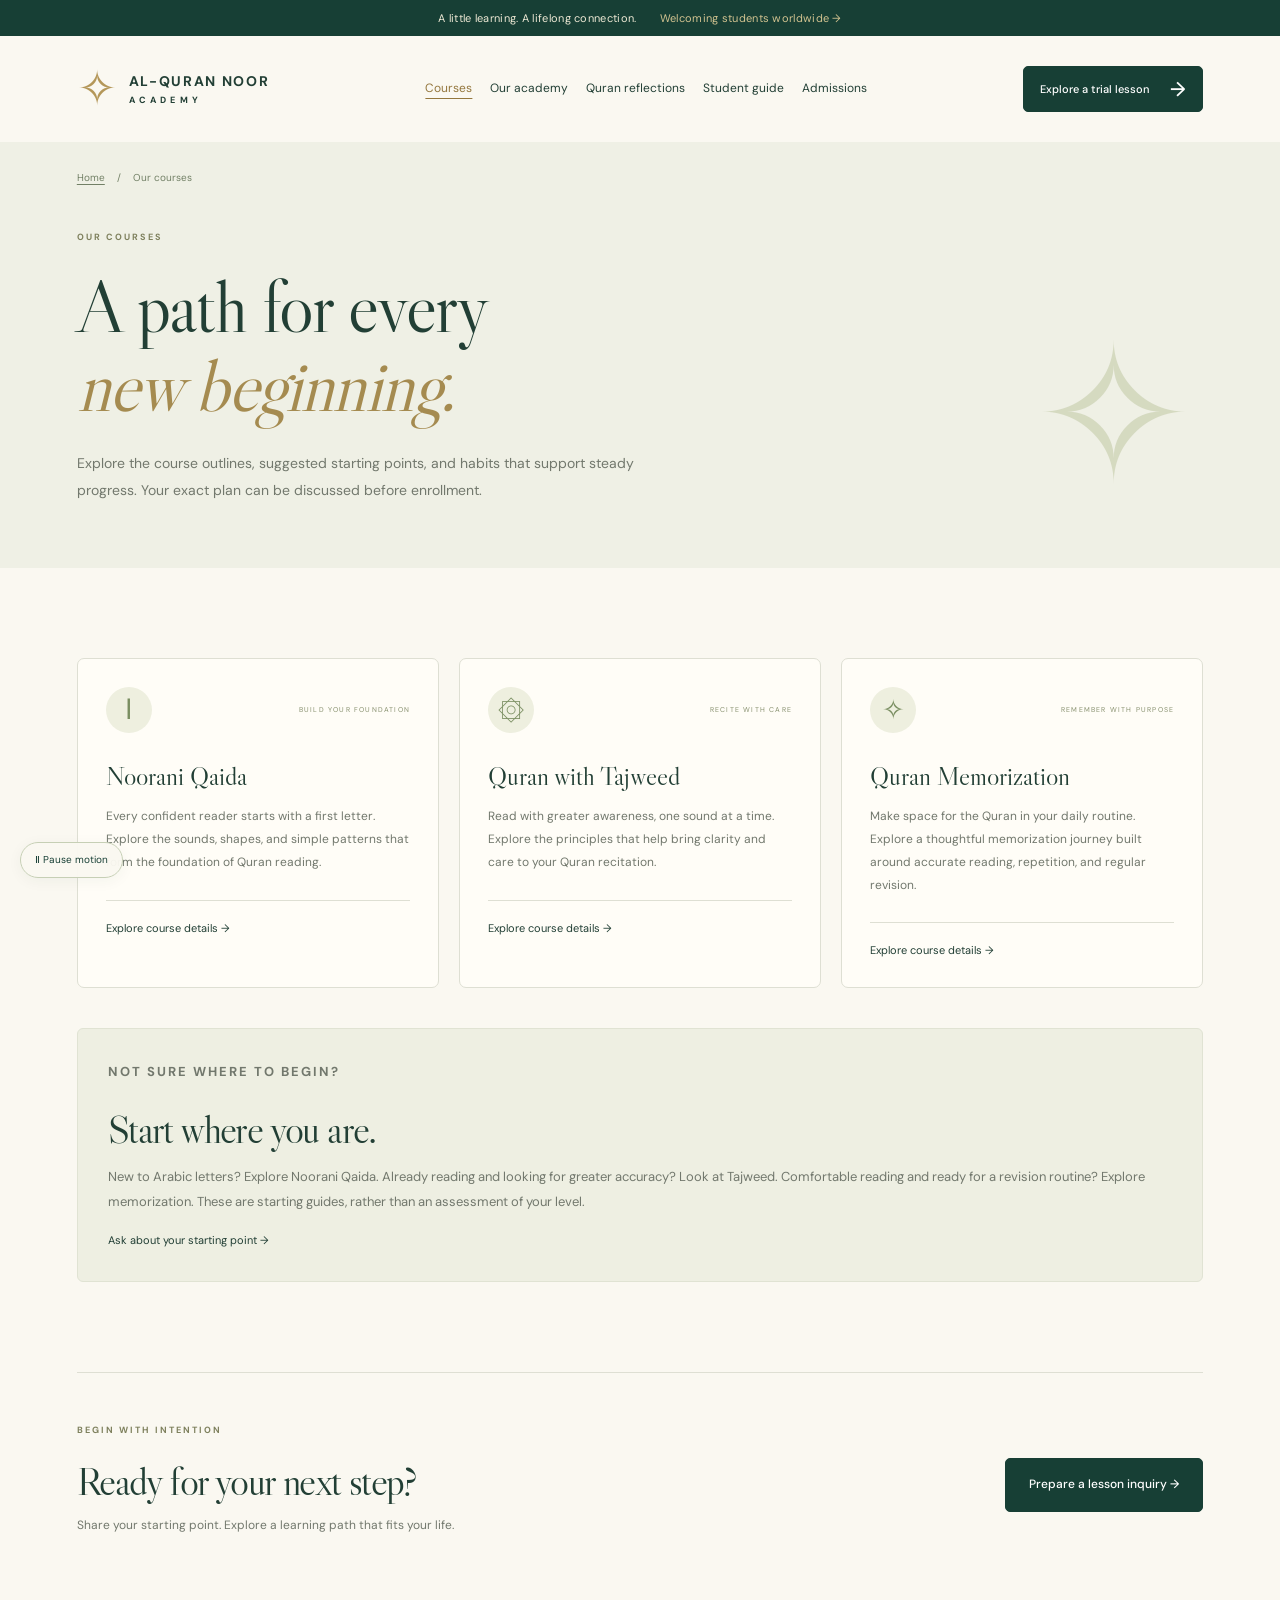
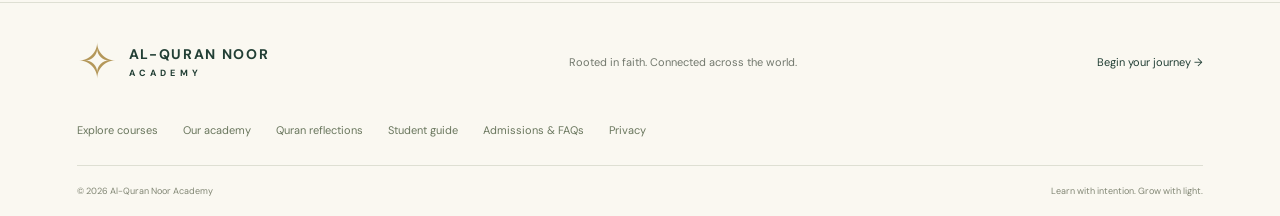
<file: courses.html>
<!doctype html><html lang="en"><head><meta charset="utf-8"><meta name="viewport" content="width=device-width, initial-scale=1"><meta name="description" content="Compare Noorani Qaida, Quran with Tajweed, and Quran Memorization, with learning outlines and suggested starting points."><meta name="theme-color" content="#133e34"><title>Explore our courses | Al-Quran Noor Academy</title><link rel="icon" href="favicon.svg" type="image/svg+xml"><link rel="stylesheet" href="styles.css?v=20261018-4"><script src="app.js?v=20261018-4" defer></script></head><body><a class="skip-link" href="#main">Skip to content</a><div class="announcement">A little learning. A lifelong connection. <span>Welcoming students worldwide →</span></div><header class="header wrap"><a class="brand" href="index.html" aria-label="Al-Quran Noor Academy home"><span class="brand-icon">✧</span><span>AL-QURAN NOOR<small>ACADEMY</small></span></a><button class="menu-toggle" aria-expanded="false" aria-controls="navigation">Menu ☰</button><nav id="navigation" aria-label="Main navigation"><a aria-current="page" href="courses.html">Courses</a><a href="about.html">Our academy</a><a href="index.html#reflections">Quran reflections</a><a href="student-guide.html">Student guide</a><a href="admissions.html">Admissions</a></nav><a class="button small header-cta" href="admissions.html#trial">Explore a trial lesson <span>→</span></a></header><main id="main"><section class="page-hero"><div class="wrap"><div class="breadcrumb"><a href="index.html">Home</a><span>/</span>Our courses</div><p class="eyebrow">OUR COURSES</p><h1>A path for every<br><em>new beginning.</em></h1><p class="page-intro">Explore the course outlines, suggested starting points, and habits that support steady progress. Your exact plan can be discussed before enrollment.</p><span class="page-ornament" aria-hidden="true">✧</span></div></section><section class="wrap section"><div class="course-grid"><article class="course-card"><div class="course-top"><span class="course-icon">ا</span><span class="pill">BUILD YOUR FOUNDATION</span></div><h3>Noorani Qaida</h3><p>Every confident reader starts with a first letter. Explore the sounds, shapes, and simple patterns that form the foundation of Quran reading.</p><div class="course-bottom"><a class="text-link" href="noorani-qaida.html">Explore course details →</a></div></article><article class="course-card"><div class="course-top"><span class="course-icon">۞</span><span class="pill">RECITE WITH CARE</span></div><h3>Quran with Tajweed</h3><p>Read with greater awareness, one sound at a time. Explore the principles that help bring clarity and care to your Quran recitation.</p><div class="course-bottom"><a class="text-link" href="tajweed.html">Explore course details →</a></div></article><article class="course-card"><div class="course-top"><span class="course-icon">✧</span><span class="pill">REMEMBER WITH PURPOSE</span></div><h3>Quran Memorization</h3><p>Make space for the Quran in your daily routine. Explore a thoughtful memorization journey built around accurate reading, repetition, and regular revision.</p><div class="course-bottom"><a class="text-link" href="memorization.html">Explore course details →</a></div></article></div><div class="reading-panel"><p class="eyebrow">NOT SURE WHERE TO BEGIN?</p><h2>Start where you are.</h2><p>New to Arabic letters? Explore Noorani Qaida. Already reading and looking for greater accuracy? Look at Tajweed. Comfortable reading and ready for a revision routine? Explore memorization. These are starting guides, rather than an assessment of your level.</p><a class="text-link" href="admissions.html#trial">Ask about your starting point →</a></div></section><section class="wrap closing-cta"><div><p class="eyebrow">BEGIN WITH INTENTION</p><h2>Ready for your next step?</h2><p>Share your starting point. Explore a learning path that fits your life.</p></div><a class="button" href="admissions.html#trial">Prepare a lesson inquiry →</a></section></main><footer><div class="wrap footer-top"><a class="brand" href="index.html"><span class="brand-icon">✧</span><span>AL-QURAN NOOR<small>ACADEMY</small></span></a><p>Rooted in faith. Connected across the world.</p><a href="admissions.html#trial">Begin your journey →</a></div><div class="wrap footer-links"><a href="courses.html">Explore courses</a><a href="about.html">Our academy</a><a href="index.html#reflections">Quran reflections</a><a href="student-guide.html">Student guide</a><a href="admissions.html">Admissions & FAQs</a><a href="privacy.html">Privacy</a></div><div class="wrap footer-bottom"><span>© <span id="year">2026</span> Al-Quran Noor Academy</span><span>Learn with intention. Grow with light.</span></div></footer></body></html>
</file>
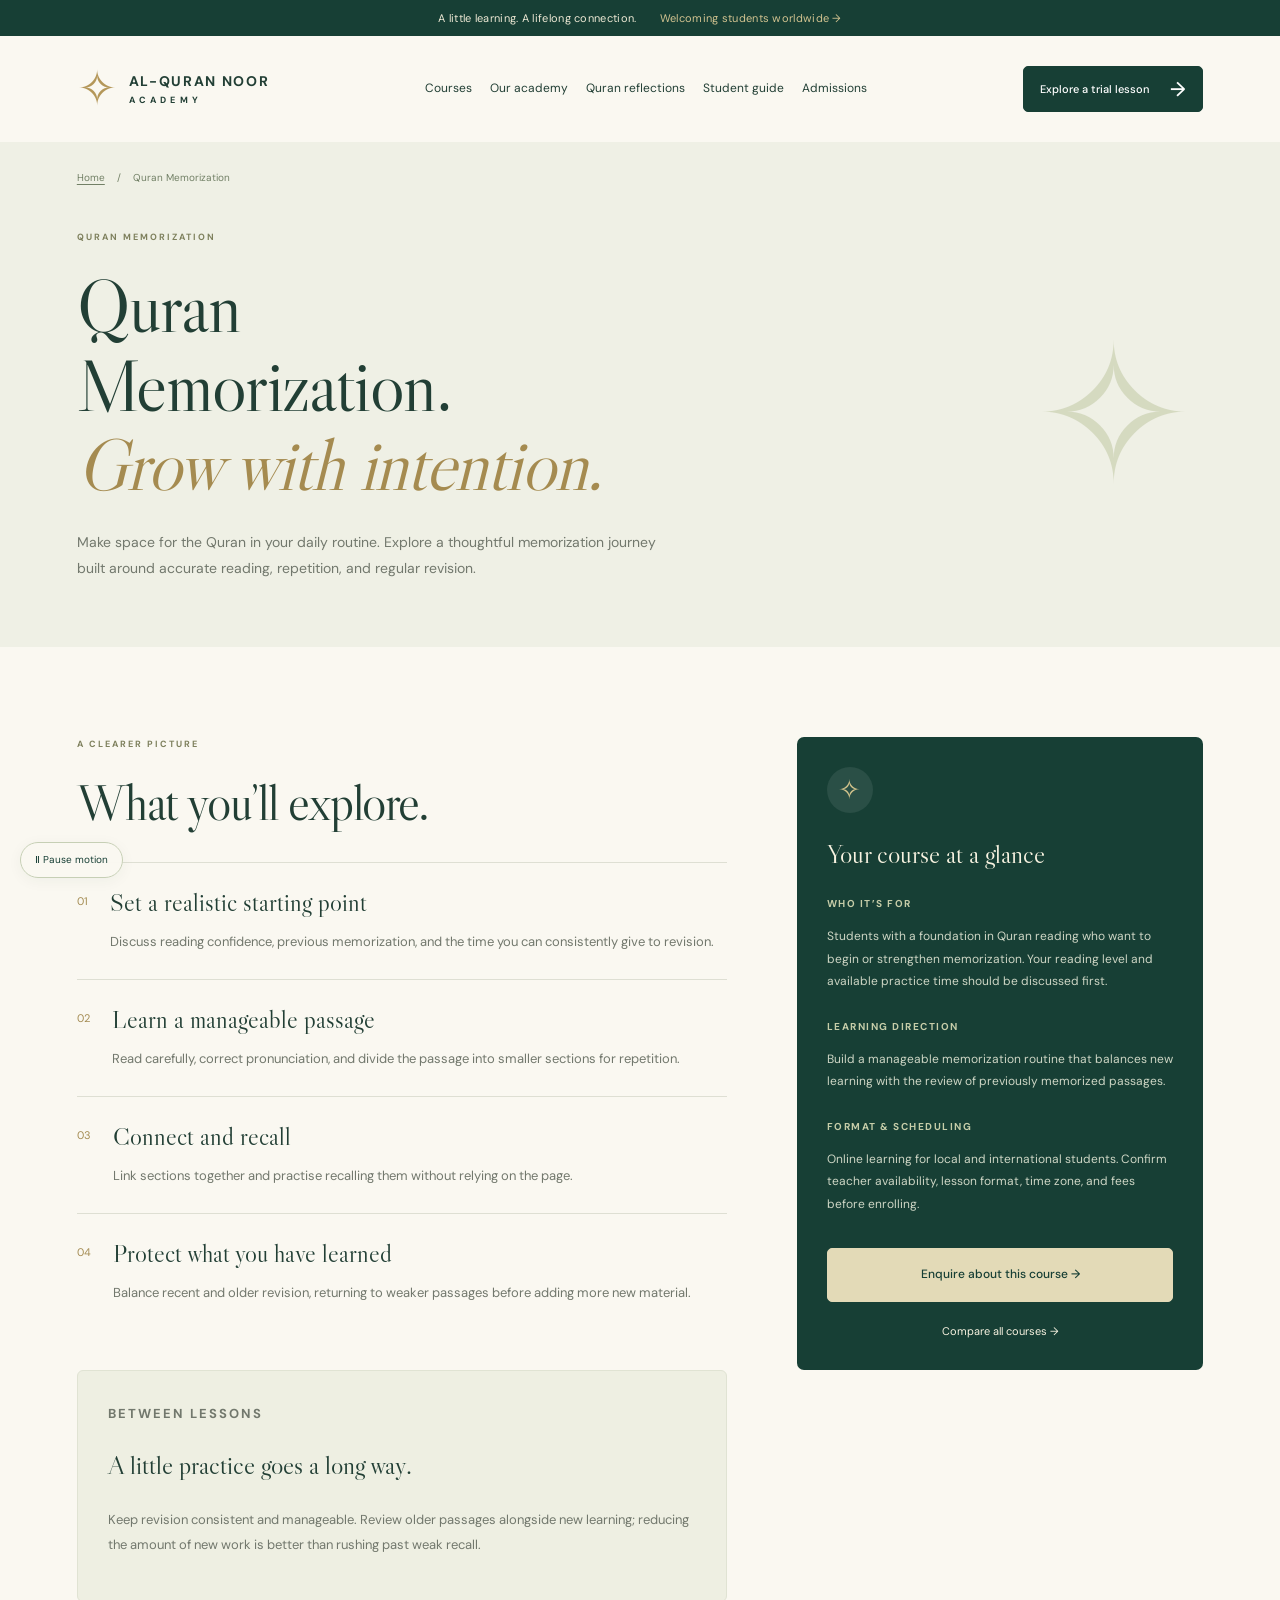
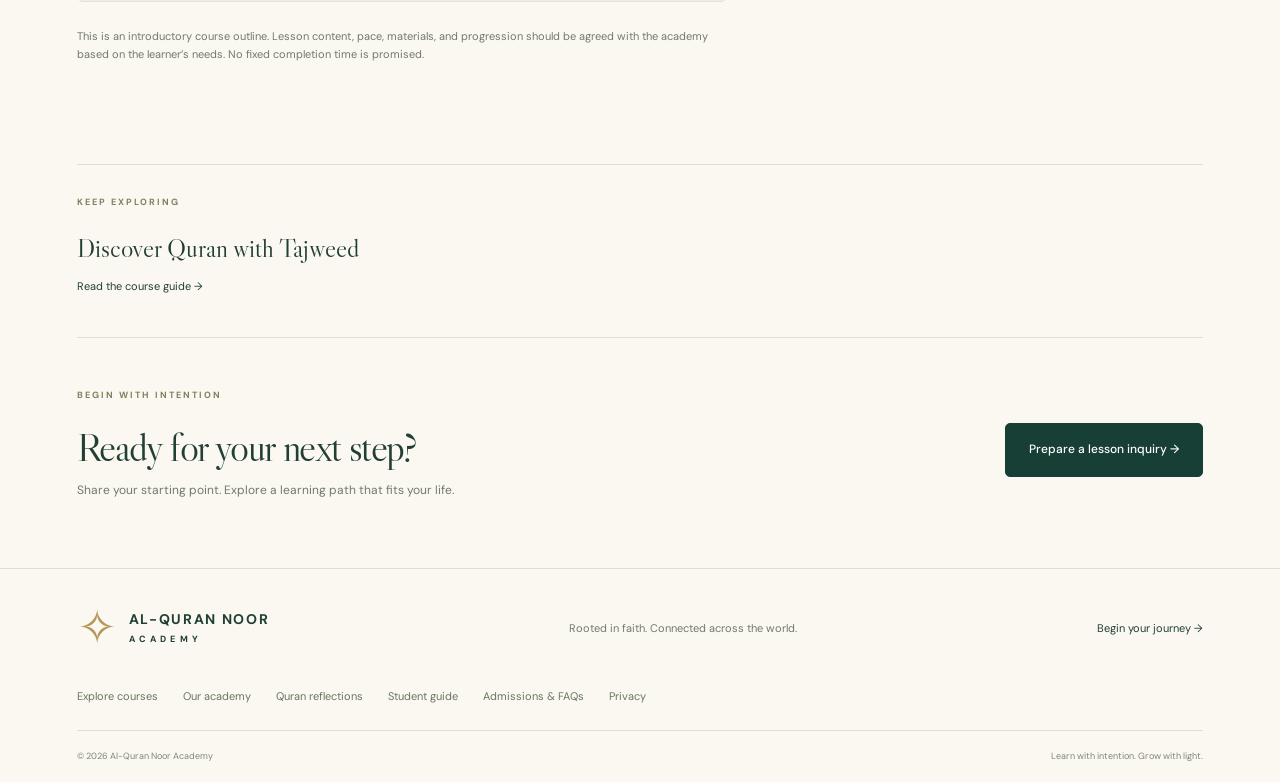
<file: memorization.html>
<!doctype html><html lang="en"><head><meta charset="utf-8"><meta name="viewport" content="width=device-width, initial-scale=1"><meta name="description" content="Make space for the Quran in your daily routine. Explore a thoughtful memorization journey built around accurate reading, repetition, and regular revision."><meta name="theme-color" content="#133e34"><title>Quran Memorization | Al-Quran Noor Academy</title><link rel="icon" href="favicon.svg" type="image/svg+xml"><link rel="stylesheet" href="styles.css?v=20261018-4"><script src="app.js?v=20261018-4" defer></script></head><body><a class="skip-link" href="#main">Skip to content</a><div class="announcement">A little learning. A lifelong connection. <span>Welcoming students worldwide →</span></div><header class="header wrap"><a class="brand" href="index.html" aria-label="Al-Quran Noor Academy home"><span class="brand-icon">✧</span><span>AL-QURAN NOOR<small>ACADEMY</small></span></a><button class="menu-toggle" aria-expanded="false" aria-controls="navigation">Menu ☰</button><nav id="navigation" aria-label="Main navigation"><a href="courses.html">Courses</a><a href="about.html">Our academy</a><a href="index.html#reflections">Quran reflections</a><a href="student-guide.html">Student guide</a><a href="admissions.html">Admissions</a></nav><a class="button small header-cta" href="admissions.html#trial">Explore a trial lesson <span>→</span></a></header><main id="main"><section class="page-hero"><div class="wrap"><div class="breadcrumb"><a href="index.html">Home</a><span>/</span>Quran Memorization</div><p class="eyebrow">QURAN MEMORIZATION</p><h1>Quran<br>Memorization.<br><em>Grow with intention.</em></h1><p class="page-intro">Make space for the Quran in your daily routine. Explore a thoughtful memorization journey built around accurate reading, repetition, and regular revision.</p><span class="page-ornament" aria-hidden="true">✧</span></div></section><section class="wrap section detail-layout"><div><p class="eyebrow">A CLEARER PICTURE</p><h2>What you’ll explore.</h2><div class="module-list"><article class="module"><span>01</span><div><h3>Set a realistic starting point</h3><p>Discuss reading confidence, previous memorization, and the time you can consistently give to revision.</p></div></article><article class="module"><span>02</span><div><h3>Learn a manageable passage</h3><p>Read carefully, correct pronunciation, and divide the passage into smaller sections for repetition.</p></div></article><article class="module"><span>03</span><div><h3>Connect and recall</h3><p>Link sections together and practise recalling them without relying on the page.</p></div></article><article class="module"><span>04</span><div><h3>Protect what you have learned</h3><p>Balance recent and older revision, returning to weaker passages before adding more new material.</p></div></article></div><div class="reading-panel"><p class="eyebrow">BETWEEN LESSONS</p><h3>A little practice goes a long way.</h3><p>Keep revision consistent and manageable. Review older passages alongside new learning; reducing the amount of new work is better than rushing past weak recall.</p></div><p class="content-note">This is an introductory course outline. Lesson content, pace, materials, and progression should be agreed with the academy based on the learner’s needs. No fixed completion time is promised.</p></div><aside class="course-sidebar"><span class="course-icon">✧</span><h3>Your course at a glance</h3><h4>Who it’s for</h4><p>Students with a foundation in Quran reading who want to begin or strengthen memorization. Your reading level and available practice time should be discussed first.</p><h4>Learning direction</h4><p>Build a manageable memorization routine that balances new learning with the review of previously memorized passages.</p><h4>Format & scheduling</h4><p>Online learning for local and international students. Confirm teacher availability, lesson format, time zone, and fees before enrolling.</p><a class="button" href="admissions.html?course=Quran%20Memorization#trial">Enquire about this course →</a><a class="text-link" href="courses.html">Compare all courses →</a></aside></section><section class="wrap related-course"><p class="eyebrow">KEEP EXPLORING</p><h3>Discover Quran with Tajweed</h3><a class="text-link" href="tajweed.html">Read the course guide →</a></section><section class="wrap closing-cta"><div><p class="eyebrow">BEGIN WITH INTENTION</p><h2>Ready for your next step?</h2><p>Share your starting point. Explore a learning path that fits your life.</p></div><a class="button" href="admissions.html#trial">Prepare a lesson inquiry →</a></section></main><footer><div class="wrap footer-top"><a class="brand" href="index.html"><span class="brand-icon">✧</span><span>AL-QURAN NOOR<small>ACADEMY</small></span></a><p>Rooted in faith. Connected across the world.</p><a href="admissions.html#trial">Begin your journey →</a></div><div class="wrap footer-links"><a href="courses.html">Explore courses</a><a href="about.html">Our academy</a><a href="index.html#reflections">Quran reflections</a><a href="student-guide.html">Student guide</a><a href="admissions.html">Admissions & FAQs</a><a href="privacy.html">Privacy</a></div><div class="wrap footer-bottom"><span>© <span id="year">2026</span> Al-Quran Noor Academy</span><span>Learn with intention. Grow with light.</span></div></footer></body></html>
</file>
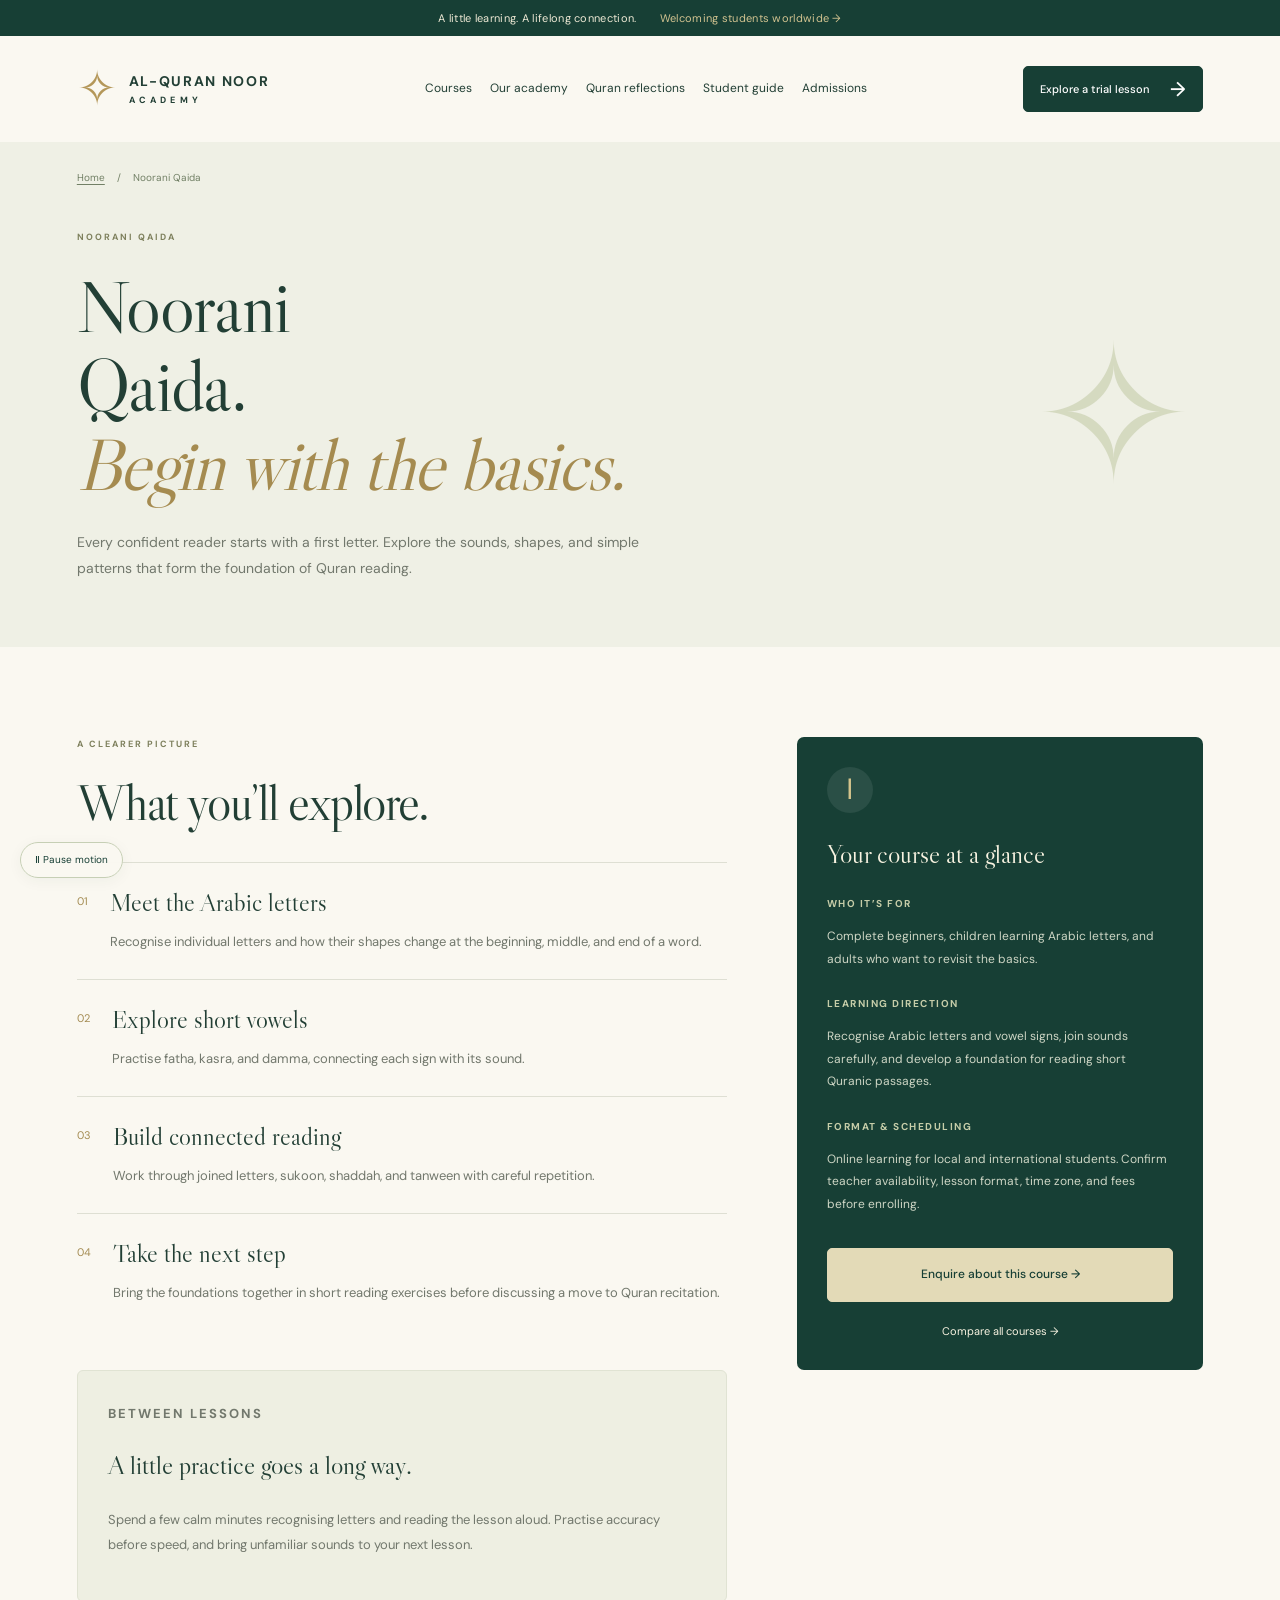
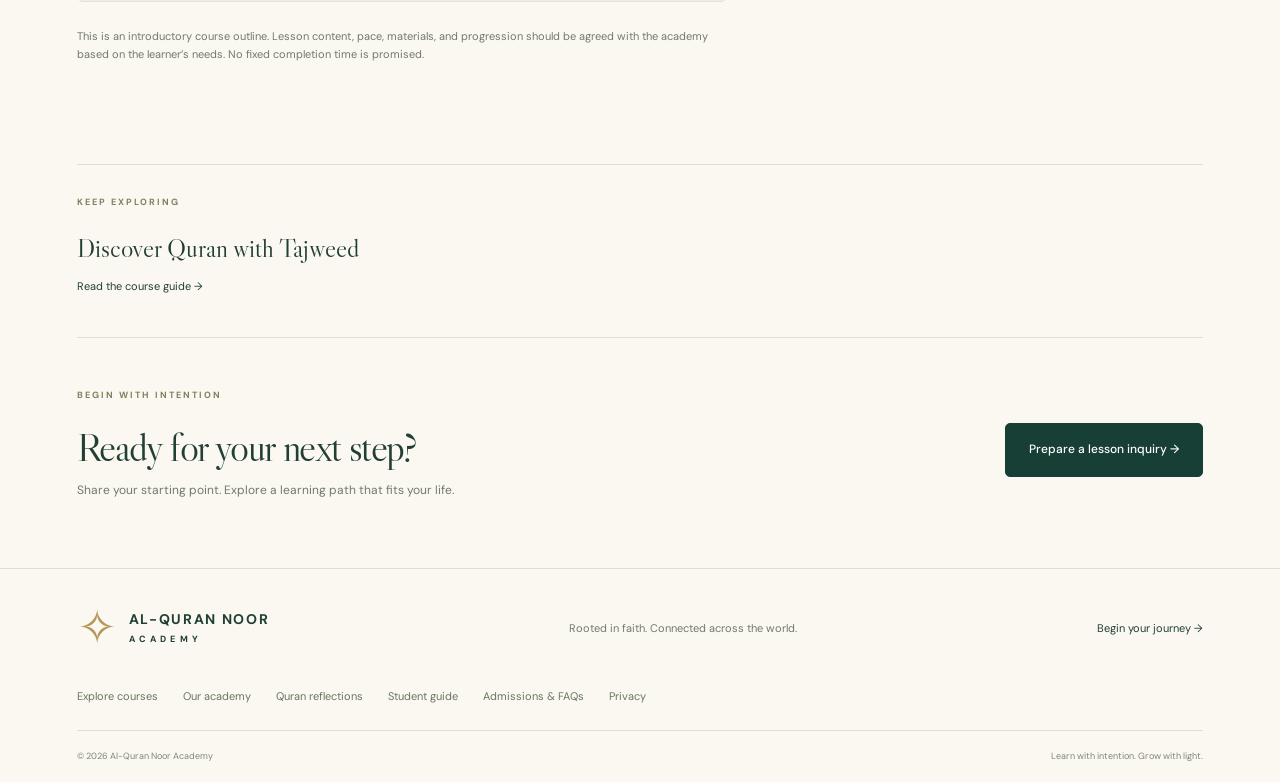
<file: noorani-qaida.html>
<!doctype html><html lang="en"><head><meta charset="utf-8"><meta name="viewport" content="width=device-width, initial-scale=1"><meta name="description" content="Every confident reader starts with a first letter. Explore the sounds, shapes, and simple patterns that form the foundation of Quran reading."><meta name="theme-color" content="#133e34"><title>Noorani Qaida | Al-Quran Noor Academy</title><link rel="icon" href="favicon.svg" type="image/svg+xml"><link rel="stylesheet" href="styles.css?v=20261018-4"><script src="app.js?v=20261018-4" defer></script></head><body><a class="skip-link" href="#main">Skip to content</a><div class="announcement">A little learning. A lifelong connection. <span>Welcoming students worldwide →</span></div><header class="header wrap"><a class="brand" href="index.html" aria-label="Al-Quran Noor Academy home"><span class="brand-icon">✧</span><span>AL-QURAN NOOR<small>ACADEMY</small></span></a><button class="menu-toggle" aria-expanded="false" aria-controls="navigation">Menu ☰</button><nav id="navigation" aria-label="Main navigation"><a href="courses.html">Courses</a><a href="about.html">Our academy</a><a href="index.html#reflections">Quran reflections</a><a href="student-guide.html">Student guide</a><a href="admissions.html">Admissions</a></nav><a class="button small header-cta" href="admissions.html#trial">Explore a trial lesson <span>→</span></a></header><main id="main"><section class="page-hero"><div class="wrap"><div class="breadcrumb"><a href="index.html">Home</a><span>/</span>Noorani Qaida</div><p class="eyebrow">NOORANI QAIDA</p><h1>Noorani<br>Qaida.<br><em>Begin with the basics.</em></h1><p class="page-intro">Every confident reader starts with a first letter. Explore the sounds, shapes, and simple patterns that form the foundation of Quran reading.</p><span class="page-ornament" aria-hidden="true">✧</span></div></section><section class="wrap section detail-layout"><div><p class="eyebrow">A CLEARER PICTURE</p><h2>What you’ll explore.</h2><div class="module-list"><article class="module"><span>01</span><div><h3>Meet the Arabic letters</h3><p>Recognise individual letters and how their shapes change at the beginning, middle, and end of a word.</p></div></article><article class="module"><span>02</span><div><h3>Explore short vowels</h3><p>Practise fatha, kasra, and damma, connecting each sign with its sound.</p></div></article><article class="module"><span>03</span><div><h3>Build connected reading</h3><p>Work through joined letters, sukoon, shaddah, and tanween with careful repetition.</p></div></article><article class="module"><span>04</span><div><h3>Take the next step</h3><p>Bring the foundations together in short reading exercises before discussing a move to Quran recitation.</p></div></article></div><div class="reading-panel"><p class="eyebrow">BETWEEN LESSONS</p><h3>A little practice goes a long way.</h3><p>Spend a few calm minutes recognising letters and reading the lesson aloud. Practise accuracy before speed, and bring unfamiliar sounds to your next lesson.</p></div><p class="content-note">This is an introductory course outline. Lesson content, pace, materials, and progression should be agreed with the academy based on the learner’s needs. No fixed completion time is promised.</p></div><aside class="course-sidebar"><span class="course-icon">ا</span><h3>Your course at a glance</h3><h4>Who it’s for</h4><p>Complete beginners, children learning Arabic letters, and adults who want to revisit the basics.</p><h4>Learning direction</h4><p>Recognise Arabic letters and vowel signs, join sounds carefully, and develop a foundation for reading short Quranic passages.</p><h4>Format & scheduling</h4><p>Online learning for local and international students. Confirm teacher availability, lesson format, time zone, and fees before enrolling.</p><a class="button" href="admissions.html?course=Noorani%20Qaida#trial">Enquire about this course →</a><a class="text-link" href="courses.html">Compare all courses →</a></aside></section><section class="wrap related-course"><p class="eyebrow">KEEP EXPLORING</p><h3>Discover Quran with Tajweed</h3><a class="text-link" href="tajweed.html">Read the course guide →</a></section><section class="wrap closing-cta"><div><p class="eyebrow">BEGIN WITH INTENTION</p><h2>Ready for your next step?</h2><p>Share your starting point. Explore a learning path that fits your life.</p></div><a class="button" href="admissions.html#trial">Prepare a lesson inquiry →</a></section></main><footer><div class="wrap footer-top"><a class="brand" href="index.html"><span class="brand-icon">✧</span><span>AL-QURAN NOOR<small>ACADEMY</small></span></a><p>Rooted in faith. Connected across the world.</p><a href="admissions.html#trial">Begin your journey →</a></div><div class="wrap footer-links"><a href="courses.html">Explore courses</a><a href="about.html">Our academy</a><a href="index.html#reflections">Quran reflections</a><a href="student-guide.html">Student guide</a><a href="admissions.html">Admissions & FAQs</a><a href="privacy.html">Privacy</a></div><div class="wrap footer-bottom"><span>© <span id="year">2026</span> Al-Quran Noor Academy</span><span>Learn with intention. Grow with light.</span></div></footer></body></html>
</file>
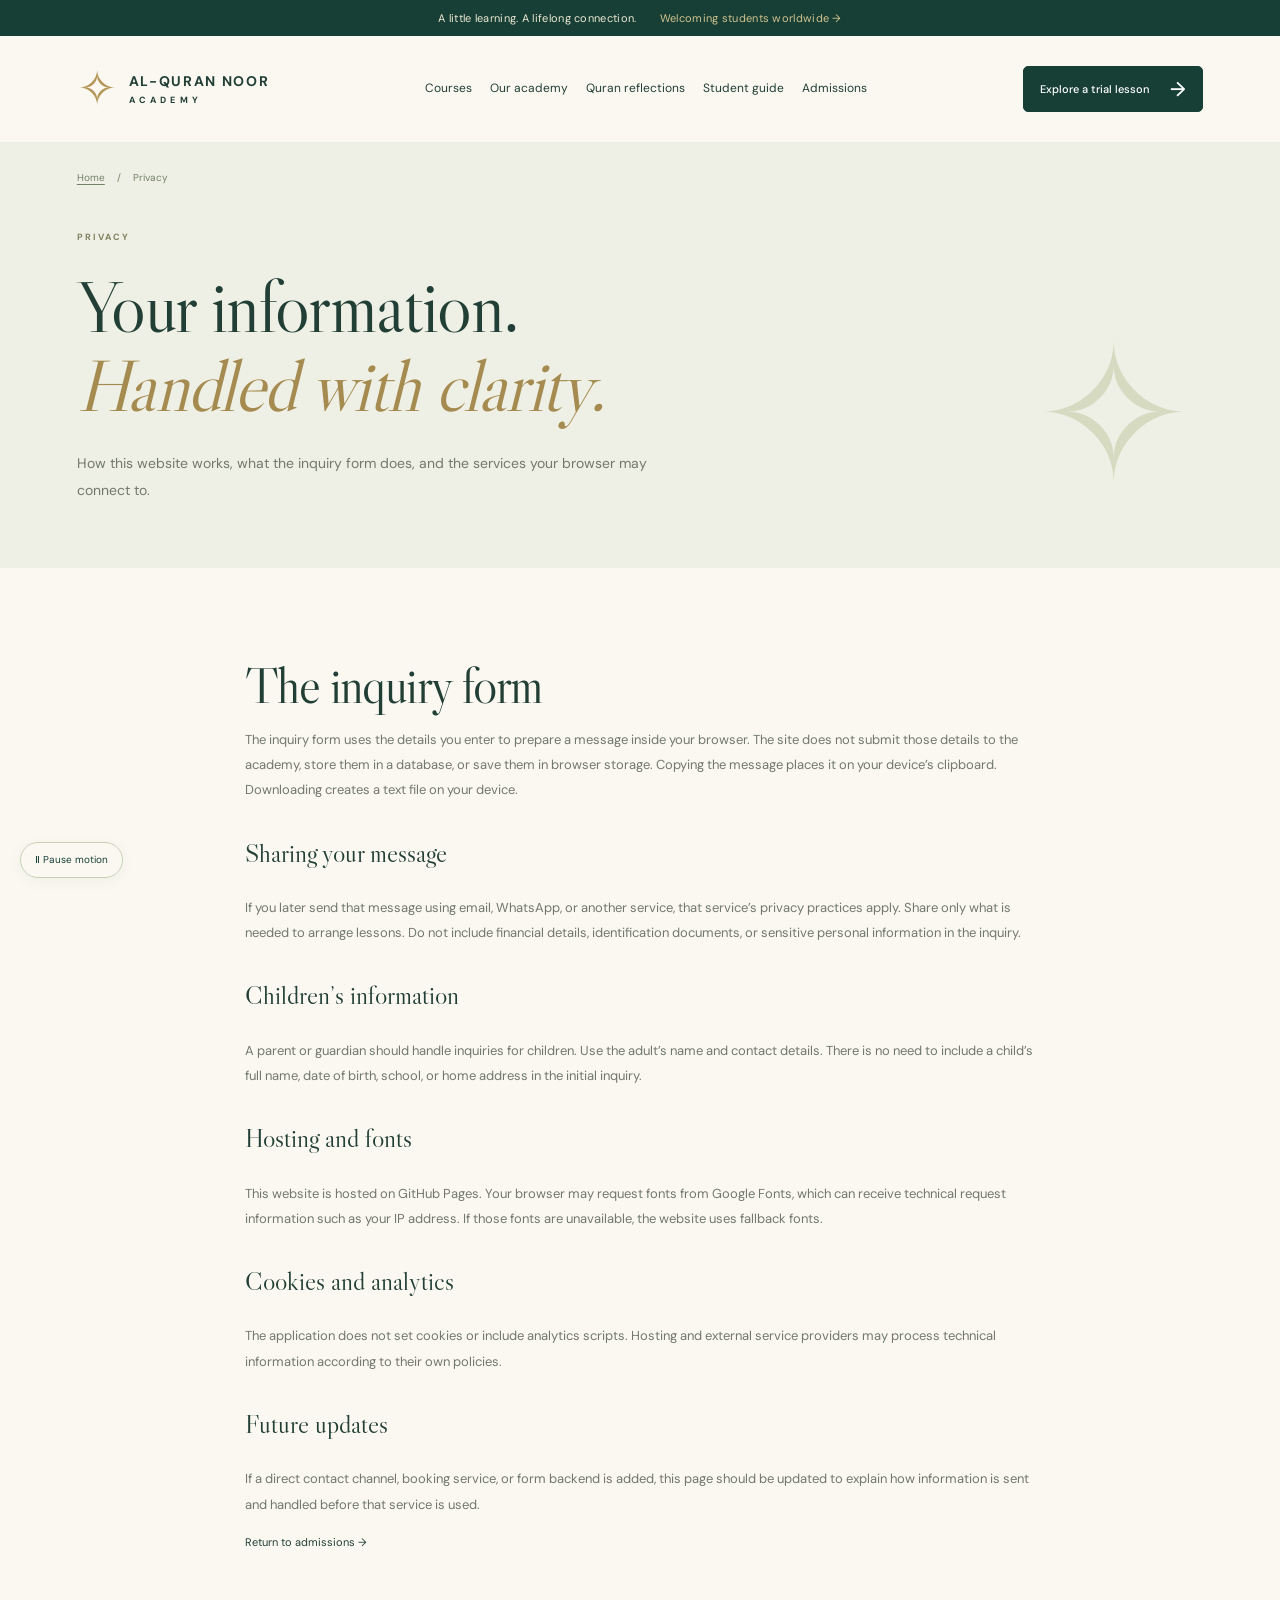
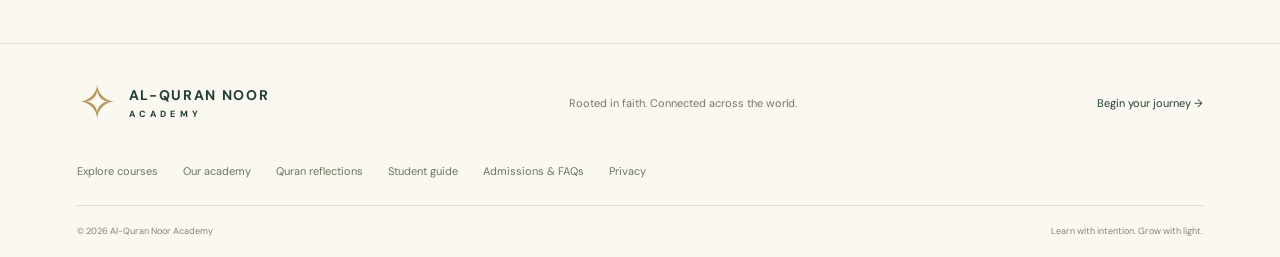
<file: privacy.html>
<!doctype html><html lang="en"><head><meta charset="utf-8"><meta name="viewport" content="width=device-width, initial-scale=1"><meta name="description" content="How the academy website handles locally prepared inquiries, children’s details, external fonts, and hosting."><meta name="theme-color" content="#133e34"><title>Privacy | Al-Quran Noor Academy</title><link rel="icon" href="favicon.svg" type="image/svg+xml"><link rel="stylesheet" href="styles.css?v=20261018-4"><script src="app.js?v=20261018-4" defer></script></head><body><a class="skip-link" href="#main">Skip to content</a><div class="announcement">A little learning. A lifelong connection. <span>Welcoming students worldwide →</span></div><header class="header wrap"><a class="brand" href="index.html" aria-label="Al-Quran Noor Academy home"><span class="brand-icon">✧</span><span>AL-QURAN NOOR<small>ACADEMY</small></span></a><button class="menu-toggle" aria-expanded="false" aria-controls="navigation">Menu ☰</button><nav id="navigation" aria-label="Main navigation"><a href="courses.html">Courses</a><a href="about.html">Our academy</a><a href="index.html#reflections">Quran reflections</a><a href="student-guide.html">Student guide</a><a href="admissions.html">Admissions</a></nav><a class="button small header-cta" href="admissions.html#trial">Explore a trial lesson <span>→</span></a></header><main id="main"><section class="page-hero"><div class="wrap"><div class="breadcrumb"><a href="index.html">Home</a><span>/</span>Privacy</div><p class="eyebrow">PRIVACY</p><h1>Your information.<br><em>Handled with clarity.</em></h1><p class="page-intro">How this website works, what the inquiry form does, and the services your browser may connect to.</p><span class="page-ornament" aria-hidden="true">✧</span></div></section><section class="wrap section narrow prose"><h2>The inquiry form</h2><p>The inquiry form uses the details you enter to prepare a message inside your browser. The site does not submit those details to the academy, store them in a database, or save them in browser storage. Copying the message places it on your device’s clipboard. Downloading creates a text file on your device.</p><h3>Sharing your message</h3><p>If you later send that message using email, WhatsApp, or another service, that service’s privacy practices apply. Share only what is needed to arrange lessons. Do not include financial details, identification documents, or sensitive personal information in the inquiry.</p><h3>Children’s information</h3><p>A parent or guardian should handle inquiries for children. Use the adult’s name and contact details. There is no need to include a child’s full name, date of birth, school, or home address in the initial inquiry.</p><h3>Hosting and fonts</h3><p>This website is hosted on GitHub Pages. Your browser may request fonts from Google Fonts, which can receive technical request information such as your IP address. If those fonts are unavailable, the website uses fallback fonts.</p><h3>Cookies and analytics</h3><p>The application does not set cookies or include analytics scripts. Hosting and external service providers may process technical information according to their own policies.</p><h3>Future updates</h3><p>If a direct contact channel, booking service, or form backend is added, this page should be updated to explain how information is sent and handled before that service is used.</p><a class="text-link" href="admissions.html">Return to admissions →</a></section></main><footer><div class="wrap footer-top"><a class="brand" href="index.html"><span class="brand-icon">✧</span><span>AL-QURAN NOOR<small>ACADEMY</small></span></a><p>Rooted in faith. Connected across the world.</p><a href="admissions.html#trial">Begin your journey →</a></div><div class="wrap footer-links"><a href="courses.html">Explore courses</a><a href="about.html">Our academy</a><a href="index.html#reflections">Quran reflections</a><a href="student-guide.html">Student guide</a><a href="admissions.html">Admissions & FAQs</a><a href="privacy.html">Privacy</a></div><div class="wrap footer-bottom"><span>© <span id="year">2026</span> Al-Quran Noor Academy</span><span>Learn with intention. Grow with light.</span></div></footer></body></html>
</file>
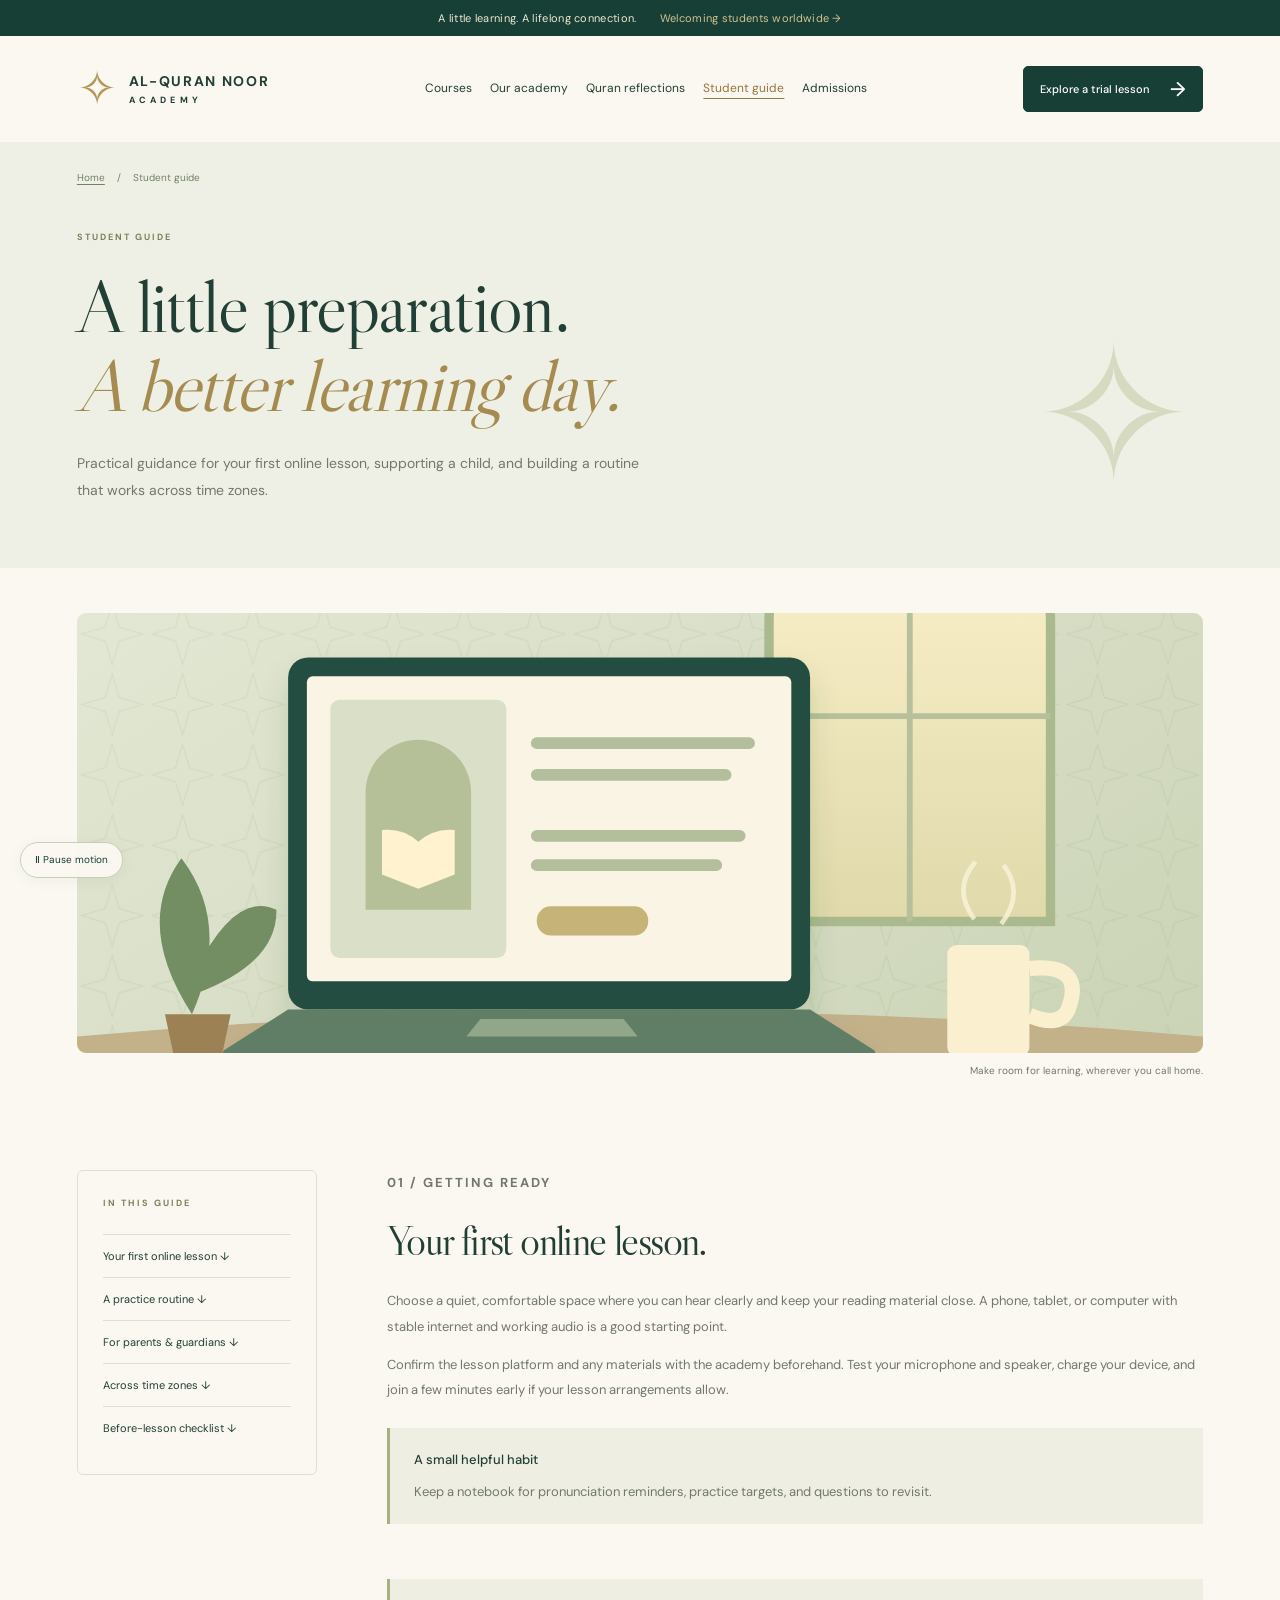
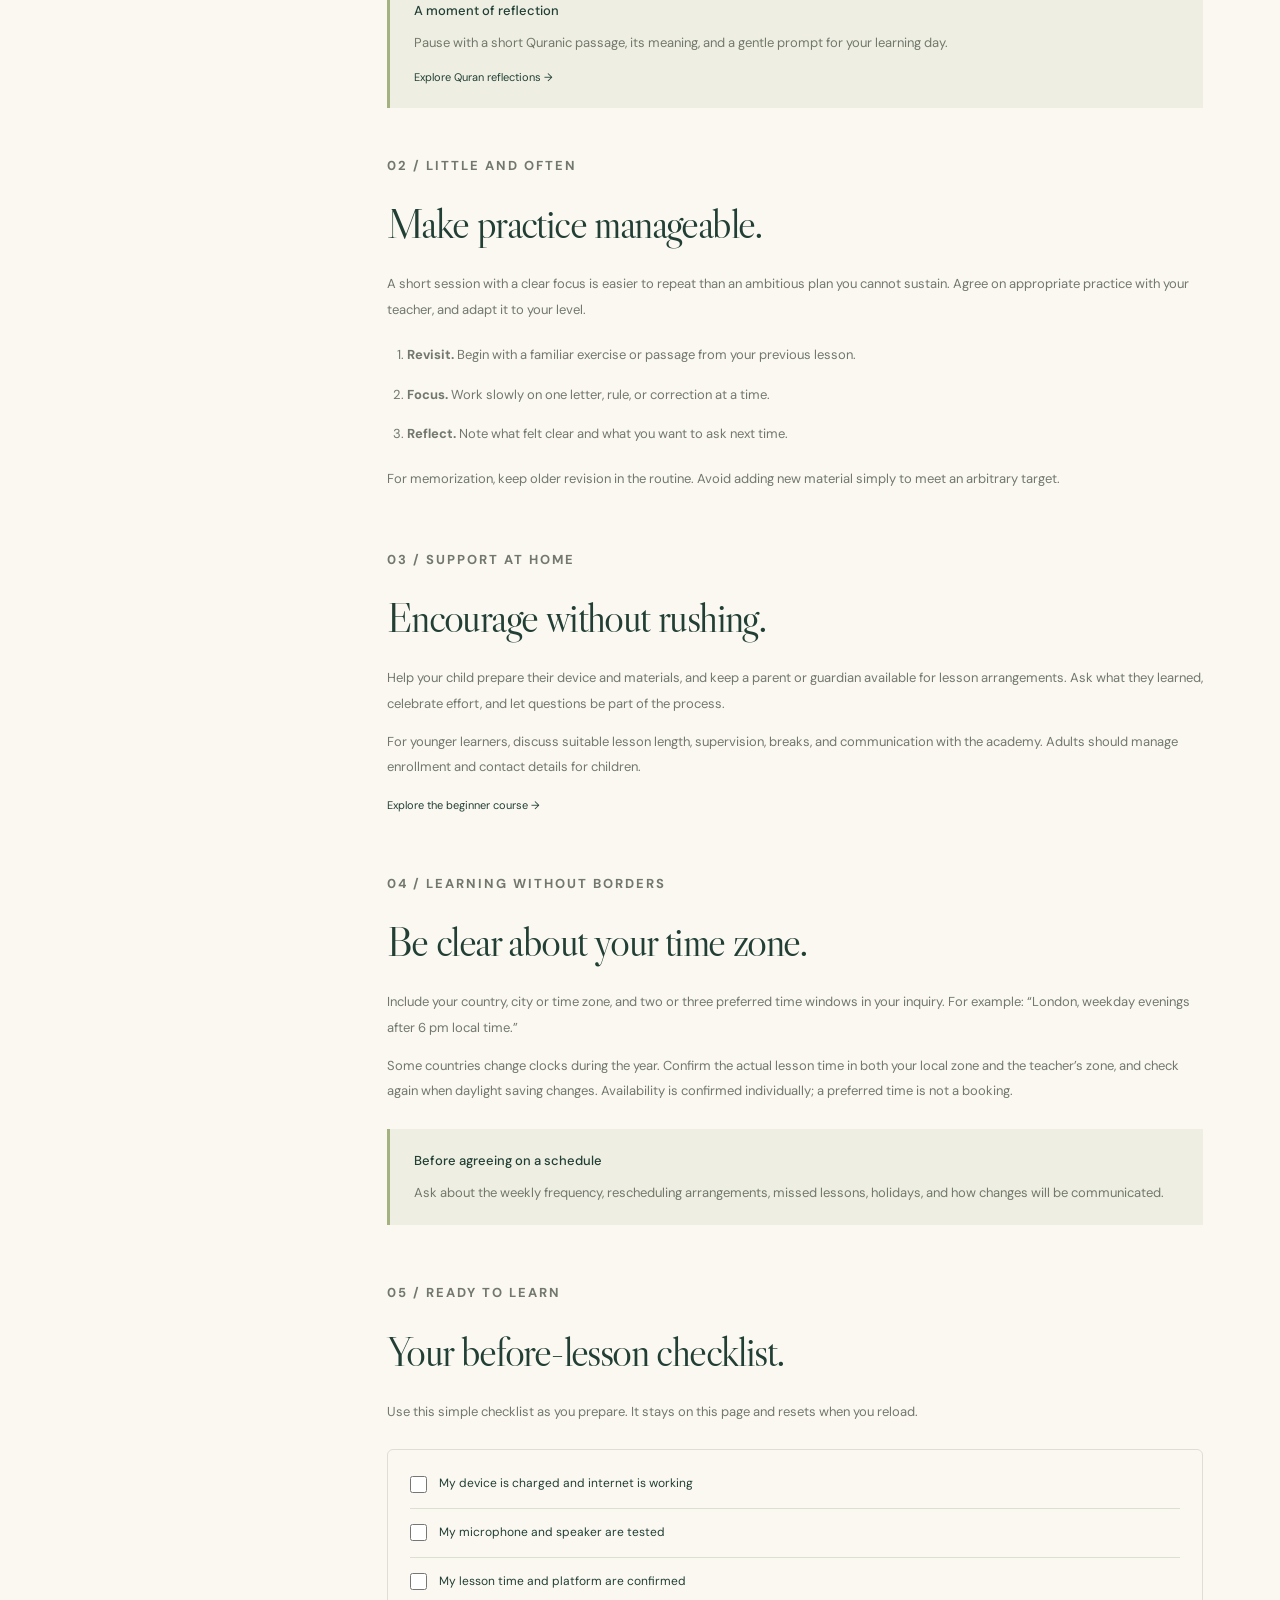
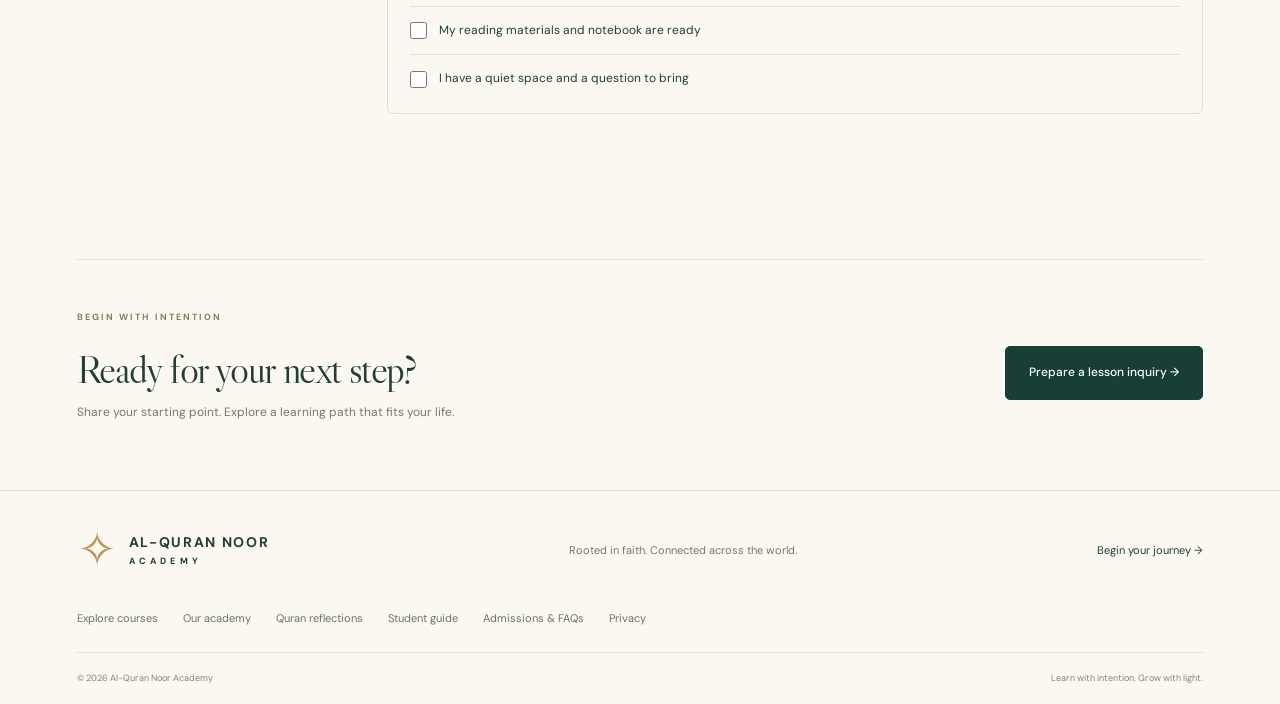
<file: student-guide.html>
<!doctype html><html lang="en"><head><meta charset="utf-8"><meta name="viewport" content="width=device-width, initial-scale=1"><meta name="description" content="Prepare for online Quran lessons with practical tips for beginners, parents, home practice, and international time zones."><meta name="theme-color" content="#133e34"><title>Student guide | Al-Quran Noor Academy</title><link rel="icon" href="favicon.svg" type="image/svg+xml"><link rel="stylesheet" href="styles.css?v=20261018-4"><script src="app.js?v=20261018-4" defer></script></head><body><a class="skip-link" href="#main">Skip to content</a><div class="announcement">A little learning. A lifelong connection. <span>Welcoming students worldwide →</span></div><header class="header wrap"><a class="brand" href="index.html" aria-label="Al-Quran Noor Academy home"><span class="brand-icon">✧</span><span>AL-QURAN NOOR<small>ACADEMY</small></span></a><button class="menu-toggle" aria-expanded="false" aria-controls="navigation">Menu ☰</button><nav id="navigation" aria-label="Main navigation"><a href="courses.html">Courses</a><a href="about.html">Our academy</a><a href="index.html#reflections">Quran reflections</a><a aria-current="page" href="student-guide.html">Student guide</a><a href="admissions.html">Admissions</a></nav><a class="button small header-cta" href="admissions.html#trial">Explore a trial lesson <span>→</span></a></header><main id="main"><section class="page-hero"><div class="wrap"><div class="breadcrumb"><a href="index.html">Home</a><span>/</span>Student guide</div><p class="eyebrow">STUDENT GUIDE</p><h1>A little preparation.<br><em>A better learning day.</em></h1><p class="page-intro">Practical guidance for your first online lesson, supporting a child, and building a routine that works across time zones.</p><span class="page-ornament" aria-hidden="true">✧</span></div></section><figure class="wrap editorial-image"><img src="assets/online-learning.svg" alt="A laptop and notebook arranged for online learning" width="960" height="640" loading="lazy"><figcaption>Make room for learning, wherever you call home.</figcaption></figure><section class="wrap section guide-layout"><aside class="guide-nav"><p class="eyebrow">IN THIS GUIDE</p><a href="#first-lesson">Your first online lesson ↓</a><a href="#practice">A practice routine ↓</a><a href="#parents">For parents & guardians ↓</a><a href="#international">Across time zones ↓</a><a href="#checklist">Before-lesson checklist ↓</a></aside><div class="guide-content"><article id="first-lesson"><p class="eyebrow">01 / GETTING READY</p><h2>Your first online lesson.</h2><p>Choose a quiet, comfortable space where you can hear clearly and keep your reading material close. A phone, tablet, or computer with stable internet and working audio is a good starting point.</p><p>Confirm the lesson platform and any materials with the academy beforehand. Test your microphone and speaker, charge your device, and join a few minutes early if your lesson arrangements allow.</p><div class="tip"><strong>A small helpful habit</strong><p>Keep a notebook for pronunciation reminders, practice targets, and questions to revisit.</p></div></article><div class="tip reflection-guide-link"><strong>A moment of reflection</strong><p>Pause with a short Quranic passage, its meaning, and a gentle prompt for your learning day.</p><a class="text-link" href="index.html#reflections">Explore Quran reflections →</a></div><article id="practice"><p class="eyebrow">02 / LITTLE AND OFTEN</p><h2>Make practice manageable.</h2><p>A short session with a clear focus is easier to repeat than an ambitious plan you cannot sustain. Agree on appropriate practice with your teacher, and adapt it to your level.</p><ol class="editorial-list"><li><strong>Revisit.</strong> Begin with a familiar exercise or passage from your previous lesson.</li><li><strong>Focus.</strong> Work slowly on one letter, rule, or correction at a time.</li><li><strong>Reflect.</strong> Note what felt clear and what you want to ask next time.</li></ol><p>For memorization, keep older revision in the routine. Avoid adding new material simply to meet an arbitrary target.</p></article><article id="parents"><p class="eyebrow">03 / SUPPORT AT HOME</p><h2>Encourage without rushing.</h2><p>Help your child prepare their device and materials, and keep a parent or guardian available for lesson arrangements. Ask what they learned, celebrate effort, and let questions be part of the process.</p><p>For younger learners, discuss suitable lesson length, supervision, breaks, and communication with the academy. Adults should manage enrollment and contact details for children.</p><a class="text-link" href="noorani-qaida.html">Explore the beginner course →</a></article><article id="international"><p class="eyebrow">04 / LEARNING WITHOUT BORDERS</p><h2>Be clear about your time zone.</h2><p>Include your country, city or time zone, and two or three preferred time windows in your inquiry. For example: “London, weekday evenings after 6 pm local time.”</p><p>Some countries change clocks during the year. Confirm the actual lesson time in both your local zone and the teacher’s zone, and check again when daylight saving changes. Availability is confirmed individually; a preferred time is not a booking.</p><div class="tip"><strong>Before agreeing on a schedule</strong><p>Ask about the weekly frequency, rescheduling arrangements, missed lessons, holidays, and how changes will be communicated.</p></div></article><article id="checklist"><p class="eyebrow">05 / READY TO LEARN</p><h2>Your before-lesson checklist.</h2><p>Use this simple checklist as you prepare. It stays on this page and resets when you reload.</p><div class="lesson-checklist"><label><input type="checkbox"> My device is charged and internet is working</label><label><input type="checkbox"> My microphone and speaker are tested</label><label><input type="checkbox"> My lesson time and platform are confirmed</label><label><input type="checkbox"> My reading materials and notebook are ready</label><label><input type="checkbox"> I have a quiet space and a question to bring</label></div></article></div></section><section class="wrap closing-cta"><div><p class="eyebrow">BEGIN WITH INTENTION</p><h2>Ready for your next step?</h2><p>Share your starting point. Explore a learning path that fits your life.</p></div><a class="button" href="admissions.html#trial">Prepare a lesson inquiry →</a></section></main><footer><div class="wrap footer-top"><a class="brand" href="index.html"><span class="brand-icon">✧</span><span>AL-QURAN NOOR<small>ACADEMY</small></span></a><p>Rooted in faith. Connected across the world.</p><a href="admissions.html#trial">Begin your journey →</a></div><div class="wrap footer-links"><a href="courses.html">Explore courses</a><a href="about.html">Our academy</a><a href="index.html#reflections">Quran reflections</a><a href="student-guide.html">Student guide</a><a href="admissions.html">Admissions & FAQs</a><a href="privacy.html">Privacy</a></div><div class="wrap footer-bottom"><span>© <span id="year">2026</span> Al-Quran Noor Academy</span><span>Learn with intention. Grow with light.</span></div></footer></body></html>
</file>
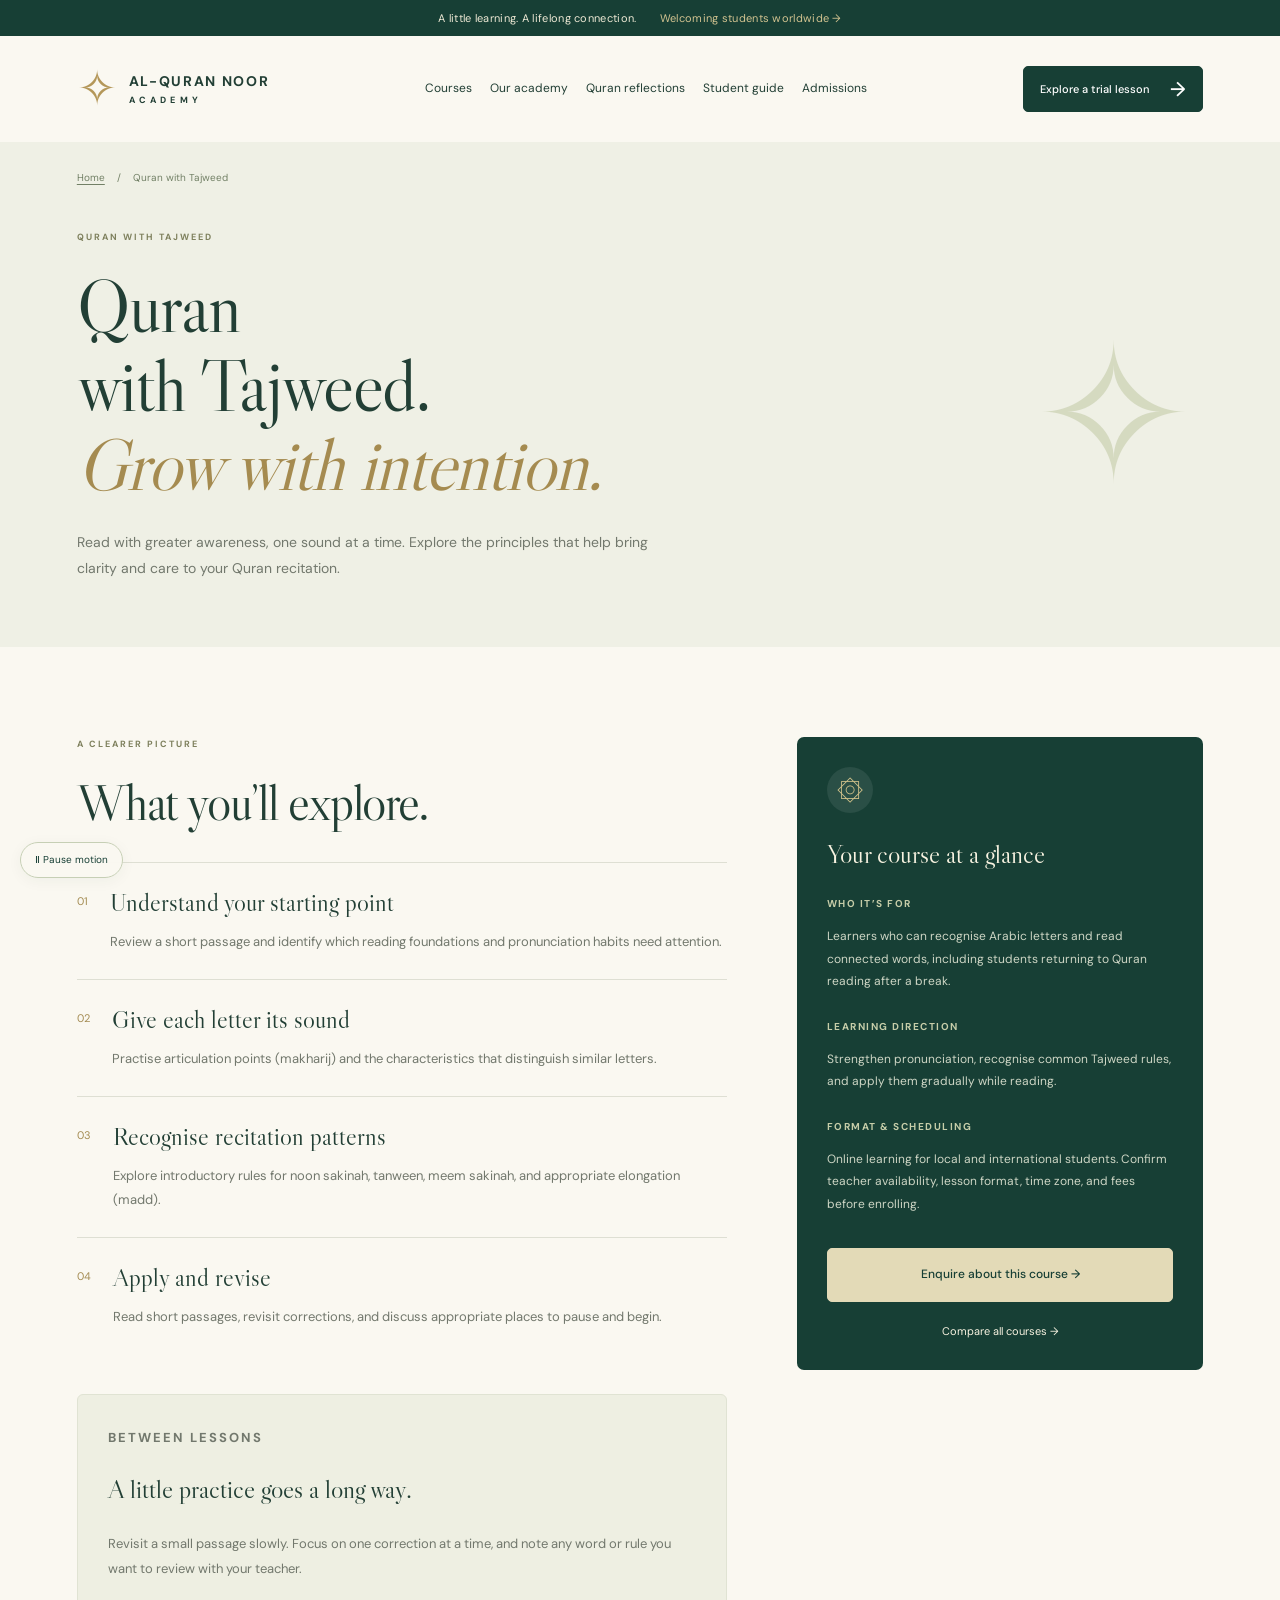
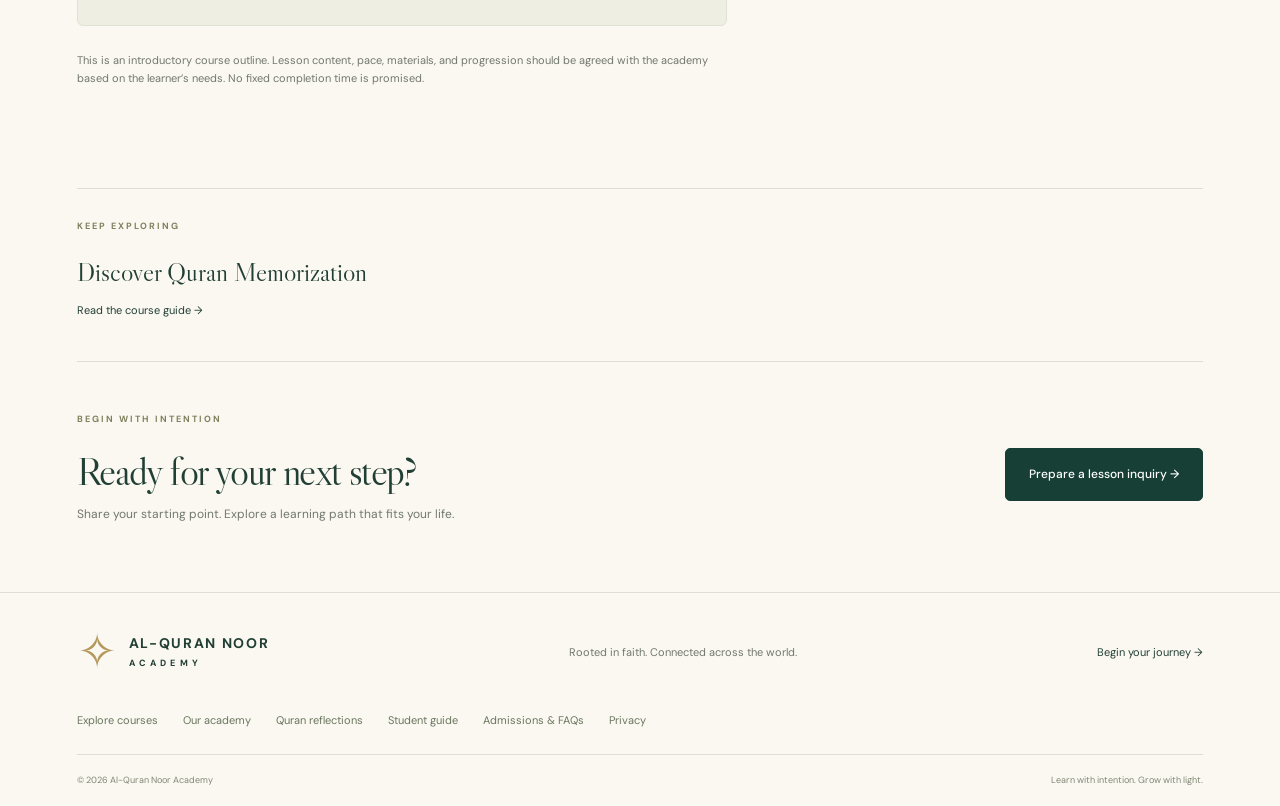
<file: tajweed.html>
<!doctype html><html lang="en"><head><meta charset="utf-8"><meta name="viewport" content="width=device-width, initial-scale=1"><meta name="description" content="Read with greater awareness, one sound at a time. Explore the principles that help bring clarity and care to your Quran recitation."><meta name="theme-color" content="#133e34"><title>Quran with Tajweed | Al-Quran Noor Academy</title><link rel="icon" href="favicon.svg" type="image/svg+xml"><link rel="stylesheet" href="styles.css?v=20261018-4"><script src="app.js?v=20261018-4" defer></script></head><body><a class="skip-link" href="#main">Skip to content</a><div class="announcement">A little learning. A lifelong connection. <span>Welcoming students worldwide →</span></div><header class="header wrap"><a class="brand" href="index.html" aria-label="Al-Quran Noor Academy home"><span class="brand-icon">✧</span><span>AL-QURAN NOOR<small>ACADEMY</small></span></a><button class="menu-toggle" aria-expanded="false" aria-controls="navigation">Menu ☰</button><nav id="navigation" aria-label="Main navigation"><a href="courses.html">Courses</a><a href="about.html">Our academy</a><a href="index.html#reflections">Quran reflections</a><a href="student-guide.html">Student guide</a><a href="admissions.html">Admissions</a></nav><a class="button small header-cta" href="admissions.html#trial">Explore a trial lesson <span>→</span></a></header><main id="main"><section class="page-hero"><div class="wrap"><div class="breadcrumb"><a href="index.html">Home</a><span>/</span>Quran with Tajweed</div><p class="eyebrow">QURAN WITH TAJWEED</p><h1>Quran<br>with Tajweed.<br><em>Grow with intention.</em></h1><p class="page-intro">Read with greater awareness, one sound at a time. Explore the principles that help bring clarity and care to your Quran recitation.</p><span class="page-ornament" aria-hidden="true">✧</span></div></section><section class="wrap section detail-layout"><div><p class="eyebrow">A CLEARER PICTURE</p><h2>What you’ll explore.</h2><div class="module-list"><article class="module"><span>01</span><div><h3>Understand your starting point</h3><p>Review a short passage and identify which reading foundations and pronunciation habits need attention.</p></div></article><article class="module"><span>02</span><div><h3>Give each letter its sound</h3><p>Practise articulation points (makharij) and the characteristics that distinguish similar letters.</p></div></article><article class="module"><span>03</span><div><h3>Recognise recitation patterns</h3><p>Explore introductory rules for noon sakinah, tanween, meem sakinah, and appropriate elongation (madd).</p></div></article><article class="module"><span>04</span><div><h3>Apply and revise</h3><p>Read short passages, revisit corrections, and discuss appropriate places to pause and begin.</p></div></article></div><div class="reading-panel"><p class="eyebrow">BETWEEN LESSONS</p><h3>A little practice goes a long way.</h3><p>Revisit a small passage slowly. Focus on one correction at a time, and note any word or rule you want to review with your teacher.</p></div><p class="content-note">This is an introductory course outline. Lesson content, pace, materials, and progression should be agreed with the academy based on the learner’s needs. No fixed completion time is promised.</p></div><aside class="course-sidebar"><span class="course-icon">۞</span><h3>Your course at a glance</h3><h4>Who it’s for</h4><p>Learners who can recognise Arabic letters and read connected words, including students returning to Quran reading after a break.</p><h4>Learning direction</h4><p>Strengthen pronunciation, recognise common Tajweed rules, and apply them gradually while reading.</p><h4>Format & scheduling</h4><p>Online learning for local and international students. Confirm teacher availability, lesson format, time zone, and fees before enrolling.</p><a class="button" href="admissions.html?course=Quran%20with%20Tajweed#trial">Enquire about this course →</a><a class="text-link" href="courses.html">Compare all courses →</a></aside></section><section class="wrap related-course"><p class="eyebrow">KEEP EXPLORING</p><h3>Discover Quran Memorization</h3><a class="text-link" href="memorization.html">Read the course guide →</a></section><section class="wrap closing-cta"><div><p class="eyebrow">BEGIN WITH INTENTION</p><h2>Ready for your next step?</h2><p>Share your starting point. Explore a learning path that fits your life.</p></div><a class="button" href="admissions.html#trial">Prepare a lesson inquiry →</a></section></main><footer><div class="wrap footer-top"><a class="brand" href="index.html"><span class="brand-icon">✧</span><span>AL-QURAN NOOR<small>ACADEMY</small></span></a><p>Rooted in faith. Connected across the world.</p><a href="admissions.html#trial">Begin your journey →</a></div><div class="wrap footer-links"><a href="courses.html">Explore courses</a><a href="about.html">Our academy</a><a href="index.html#reflections">Quran reflections</a><a href="student-guide.html">Student guide</a><a href="admissions.html">Admissions & FAQs</a><a href="privacy.html">Privacy</a></div><div class="wrap footer-bottom"><span>© <span id="year">2026</span> Al-Quran Noor Academy</span><span>Learn with intention. Grow with light.</span></div></footer></body></html>
</file>
<file: styles.css>
@import url('https://fonts.googleapis.com/css2?family=DM+Sans:wght@400;500;600;700&family=Libre+Caslon+Display&display=swap');
:root{--green:#173f35;--deep:#10382e;--cream:#faf8f1;--gold:#b49759;--ink:#223f35;--muted:#72786d;--line:#dedfd3}*{box-sizing:border-box}html{scroll-behavior:smooth;scroll-padding-top:32px}body{margin:0;background:var(--cream);color:var(--ink);font-family:'DM Sans',Arial,sans-serif;font-size:14px;line-height:1.65}a{color:inherit;text-decoration:none}button,input,select,textarea{font:inherit}button,a,input,select,textarea{-webkit-tap-highlight-color:transparent}a:focus-visible,button:focus-visible,summary:focus-visible{outline:3px solid var(--gold);outline-offset:5px}.wrap{width:min(1200px,88%);margin:auto}.announcement{background:var(--green);color:#eee9d5;text-align:center;padding:9px 16px;font-size:11px;letter-spacing:.3px}.announcement span{margin-left:20px;color:#d2c390}.header{display:flex;align-items:center;justify-content:space-between;gap:25px;height:106px}.brand{display:flex;gap:10px;align-items:center;font-size:14px;letter-spacing:1.7px;font-weight:700;line-height:1.3;white-space:nowrap}.brand small{display:block;font-size:9px;letter-spacing:4.2px;margin-top:5px}.brand-icon{font-size:48px;font-weight:400;line-height:1;color:var(--gold)}nav{display:flex;gap:25px;font-size:12px}nav a:hover,.text-link:hover{color:#9c773b}.button{display:inline-flex;justify-content:space-between;align-items:center;gap:30px;background:var(--green);border:1px solid var(--green);color:white;padding:16px 23px;border-radius:5px;font-size:12px;font-weight:500;cursor:pointer;transition:background .2s,transform .2s}.button:hover{background:#2c5b49;transform:translateY(-2px)}.button span{font-size:20px;line-height:1}.button.small{font-size:11px;padding:12px 16px;gap:20px}.menu-toggle{display:none}.hero{display:grid;grid-template-columns:1.15fr 1fr;gap:55px;padding-top:48px;padding-bottom:75px;align-items:center}.eyebrow{font-size:9px;font-weight:700;letter-spacing:2px;margin:0 0 23px;color:#7e805d}.dot{display:inline-block;background:#a4af77;width:6px;height:6px;border-radius:50%;margin-right:7px}h1,h2{font-family:'Libre Caslon Display',Georgia,serif;font-weight:400;letter-spacing:-1.6px;line-height:1.08;margin:0}h1{font-size:clamp(48px,5.4vw,76px)}em{font-weight:400;color:#a58b50}h1 em,h2 em{font-style:italic}.intro{color:var(--muted);max-width:390px;margin:24px 0 28px;font-size:13px;line-height:1.9}.hero-actions{display:flex;gap:25px;align-items:center}.text-link{font-size:11px}.text-link span{margin-left:10px}.hero-note{display:flex;gap:12px;align-items:center;margin-top:35px;font-size:10px;color:var(--muted);line-height:1.8}.hero-note strong{font-weight:500;color:#58654e}.mini-icon{font-size:30px;color:#9aab7e}.hero-art{position:relative;isolation:isolate;height:540px;background:#e9eadd;border-radius:170px 170px 8px 8px;overflow:hidden;border:1px solid #dfe1d1}.art-grid{position:absolute;inset:0;background-image:linear-gradient(#a7b39b18 1px,transparent 1px),linear-gradient(90deg,#a7b39b18 1px,transparent 1px);background-size:35px 35px}.arch{position:absolute;inset:37px 37px 45px;background:radial-gradient(ellipse at 50% 35%,#f8efcc,#d3d9b7 75%);border-radius:160px 160px 0 0;border:1px solid #c0c8a5;box-shadow:0 0 0 10px #ffffff22}.sun{position:absolute;width:170px;height:170px;top:40px;left:50%;transform:translateX(-50%);border-radius:50%;background:#f8e8ac;box-shadow:0 0 60px #faf2c9}.arabic{position:absolute;top:65px;left:0;right:0;text-align:center;font:65px Georgia,serif;color:#536c43}.arabic-caption{position:absolute;top:163px;left:0;right:0;font-size:6px;letter-spacing:1.7px;text-align:center;color:#687454}.quran{position:absolute;bottom:8px;width:115%;left:-7.5%;z-index:2;filter:drop-shadow(0 16px 10px #3a48331f)}.pedestal{position:absolute;bottom:0;height:50px;left:15%;right:15%;border-radius:50% 50% 0 0;background:#b6bd92}.art-star{position:absolute;color:#8a9d71;font-size:49px}.star-one{top:48px;right:28px}.star-two{top:212px;left:13px;font-size:30px}.art-label{position:absolute;right:0;bottom:90px;padding:15px 22px;background:#faf8f1ed;box-shadow:0 6px 20px #29422e0a;font-size:10px;line-height:1.8;z-index:3}.art-label span{float:left;font-size:27px;margin-right:14px;color:#a18d53}.art-label strong{font-weight:500}.art-bottom{position:absolute;bottom:16px;left:25px;right:25px;font-size:6px;letter-spacing:1.2px;display:flex;justify-content:space-between;color:#7a866a}.values-strip{border-top:1px solid var(--line);border-bottom:1px solid var(--line);background:#f1f2e8}.values-strip .wrap{display:flex;justify-content:space-between;padding:20px 0;color:#647159;font-size:11px}.section{padding-top:90px;padding-bottom:90px}h2{font-size:clamp(38px,4vw,54px)}.section-heading{display:flex;justify-content:space-between;align-items:end;margin-bottom:36px}.section-heading>p{color:var(--muted);font-size:12px;margin-bottom:5px}.course-grid{display:grid;grid-template-columns:repeat(3,1fr);gap:20px}.course-card{border:1px solid var(--line);border-radius:7px;padding:28px;background:#fffdf7}.course-top{display:flex;justify-content:space-between;align-items:center;gap:8px}.course-icon{width:46px;height:46px;background:#eeefdf;color:#7a8e61;border-radius:50%;display:grid;place-items:center;font:27px Georgia,serif}.pill{font-size:7px;letter-spacing:1.2px;color:#87906e}h3{font-family:'Libre Caslon Display',Georgia,serif;font-size:26px;font-weight:400;line-height:1.2}.course-card h3{margin:28px 0 13px}.course-card>p{color:var(--muted);font-size:12px;line-height:1.9;min-height:70px}.course-bottom{border-top:1px solid var(--line);margin-top:25px;padding-top:18px;display:flex;justify-content:space-between;align-items:center;font-size:10px}.course-bottom a{display:grid;place-items:center;width:30px;height:30px;border:1px solid #d5d9c6;border-radius:50%;font-size:18px}.featured{background:var(--green);color:#fff9e7;border-color:var(--green)}.featured .course-icon{background:#ffffff12;color:#e1d198}.featured .pill,.featured>p{color:#bdcabc}.featured .course-bottom{border-color:#ffffff25}.featured .course-bottom a{border-color:#ffffff40}.approach{background:#eff0e5;padding:72px 0}.approach-grid{display:grid;grid-template-columns:1fr 1fr;gap:100px;align-items:center}.quote-art{background:#dfe4cd;min-height:470px;border-radius:160px 160px 5px 5px;text-align:center;padding:40px 20px;position:relative;border:1px solid #d0d7bd}.quote-star{font-size:55px;color:#8f9e71}.quote-art p{font:44px/1.15 'Libre Caslon Display',Georgia,serif;margin:23px 0}.quote-art em{color:#7c8d5a}.quote-rule{display:block;height:30px;width:1px;background:#9da97f;margin:20px auto}.quote-art small{font-size:8px;letter-spacing:2px;color:#7d8c63}.body-copy{color:var(--muted);font-size:12px;margin:25px 0}.approach-item{display:flex;gap:18px;margin-top:22px}.approach-item>span{font-size:10px;color:#a39461;padding-top:5px}.approach-item h3{font-size:21px;margin:0 0 6px}.approach-item p{font-size:11px;color:var(--muted);margin:0}.center-heading{text-align:center}.steps{display:grid;grid-template-columns:repeat(3,1fr);gap:60px;margin-top:50px;text-align:center}.steps article>span{display:inline-grid;place-items:center;border:1px solid #d8dbc8;background:#f0f1e4;border-radius:50%;width:45px;height:45px;font-size:11px;color:#82916b}.steps h3{font-size:25px;margin:20px 0 12px}.steps p{font-size:12px;color:var(--muted);max-width:270px;margin:auto}.trial-section{background:var(--deep);color:#f6f0db;padding:75px 0}.trial-grid{display:grid;grid-template-columns:1fr 1.1fr;gap:80px;align-items:center}.trial-grid .eyebrow{color:#b6c298}.trial-grid h2{font-size:64px}.trial-grid h2 em{color:#c4b47d}.trial-grid>div>p:not(.eyebrow){font-size:12px;color:#c0cbb8;margin-top:25px}.trial-decoration{font-size:30px;color:#b8ae74;display:flex;gap:30px;align-items:center;margin-top:20px}.trial-decoration span{font:90px Georgia,serif;color:#e0e4c7}form{background:#faf8f1;color:var(--ink);padding:30px;border-radius:7px}form h3{font-size:29px;margin:0 0 6px}.form-intro{font-size:10px;color:var(--muted);margin:0 0 22px}.form-row{display:grid;grid-template-columns:1fr 1fr;gap:14px}label{display:block;font-size:10px;font-weight:500;margin-bottom:15px}input,select,textarea{display:block;width:100%;margin-top:6px;border:1px solid #dcded1;border-radius:4px;background:#fffef9;color:var(--ink);padding:11px;font-size:11px;min-width:0}input:focus,select:focus,textarea:focus{outline:2px solid #a1b184;outline-offset:1px}textarea{resize:vertical}form>.button{width:100%}.form-note{font-size:9px;color:#798070;line-height:1.6;margin-bottom:0}#inquiry-result{border-top:1px solid var(--line);margin-top:20px;padding-top:12px}#inquiry-result p{font-size:11px}.result-actions{display:flex;gap:10px;margin-top:12px}.result-actions button{background:#e5e9d7;border:1px solid #c6cfb2;border-radius:4px;padding:8px 12px;color:var(--green);cursor:pointer;font-size:11px}.faq-grid{display:grid;grid-template-columns:1fr 1.3fr;gap:80px}.faq-list details{border-bottom:1px solid var(--line);padding:19px 0}.faq-list details:first-child{padding-top:0}summary{cursor:pointer;font-size:13px;list-style:none;display:flex;justify-content:space-between;gap:15px}summary::after{content:'+';color:#8c976f;font-size:18px}details[open] summary::after{content:'−'}summary::-webkit-details-marker{display:none}.faq-list p{font-size:12px;color:var(--muted);max-width:520px;margin:12px 0 0}footer{border-top:1px solid var(--line)}.footer-top{display:flex;justify-content:space-between;align-items:center;padding-top:35px;padding-bottom:35px}.footer-top p{color:var(--muted);font-size:11px}.footer-top>a:last-child{font-size:11px}.footer-bottom{border-top:1px solid var(--line);display:flex;justify-content:space-between;padding-top:18px;padding-bottom:18px;font-size:9px;color:#818674}@media(min-width:1500px){.hero{gap:100px}}@media(max-width:1000px){nav{gap:14px}.header-cta{display:none}.hero{gap:30px}.hero-art{height:480px}.hero-actions{gap:15px}.hero-actions .button{padding:14px;gap:15px}.approach-grid,.trial-grid,.faq-grid{gap:45px}.course-card{padding:22px}.pill{font-size:6px}.trial-grid h2{font-size:55px}.footer-top p{max-width:180px;text-align:center}}@media(max-width:700px){.wrap{width:88%}.announcement{font-size:9px}.announcement span{display:none}.header{height:85px;position:relative}.brand{font-size:12px}.brand-icon{font-size:38px}.menu-toggle{display:block;background:transparent;border:1px solid #ced4bd;border-radius:4px;color:var(--green);padding:7px 10px;font-size:11px}nav{display:none;position:absolute;top:76px;left:0;right:0;z-index:5;background:var(--cream);padding:20px;box-shadow:0 10px 20px #173f3515;border:1px solid var(--line);border-radius:5px}nav.open{display:flex;flex-direction:column;gap:18px}.hero{grid-template-columns:1fr;padding-top:25px;padding-bottom:40px;gap:35px}h1{font-size:55px}.eyebrow{font-size:8px;margin-bottom:19px}.intro{font-size:12px}.hero-art{height:460px;width:min(100%,420px);justify-self:center}.hero-note{margin-top:25px}.hero-actions{gap:20px}.hero-actions .button{font-size:10px;padding:15px}.text-link{font-size:10px}.values-strip .wrap{display:grid;grid-template-columns:1fr 1fr;gap:14px;font-size:9px;padding:20px 0}.section{padding-top:55px;padding-bottom:55px}.section-heading{display:block}.section-heading>p{margin-top:20px}.course-grid{grid-template-columns:1fr;gap:16px}.course-card{padding:25px}.pill{font-size:8px}.course-card h3{margin-top:20px}.course-card>p{min-height:0}.course-bottom{margin-top:20px}.approach{padding:45px 0}.approach-grid,.trial-grid,.faq-grid{grid-template-columns:1fr;gap:35px}.quote-art{min-height:390px;max-width:420px;width:100%;margin:auto;padding:28px 15px}.quote-art p{font-size:40px;margin:15px 0}.quote-star{font-size:40px}.steps{grid-template-columns:1fr;gap:35px;margin-top:35px}.steps h3{margin:12px 0 8px}.steps p{max-width:300px}.trial-section{padding:50px 0}.trial-grid h2{font-size:54px}.trial-decoration{display:none}form{padding:24px}.form-row{grid-template-columns:1fr;gap:0}.faq-grid h2{font-size:43px}.footer-top{align-items:start;gap:20px;flex-wrap:wrap}.footer-top p{display:none}.footer-bottom{gap:15px;font-size:8px}.hero-art .arch{inset:30px 30px 40px}.arabic-caption{font-size:5px}.art-bottom{font-size:5px}.art-label{bottom:70px}h2{font-size:43px}}@media(prefers-reduced-motion:reduce){html{scroll-behavior:auto}*{transition:none!important}}
/* Explore pages */
[aria-current=page]{color:#94773e;text-decoration:underline;text-underline-offset:6px}.skip-link{position:absolute;left:12px;top:-100px;z-index:20;background:var(--green);color:white;padding:12px}.skip-link:focus{top:12px}.page-hero{background:#eff0e5;padding:28px 0 65px;position:relative;overflow:hidden}.page-hero .wrap{position:relative}.breadcrumb{display:flex;gap:12px;color:#728066;font-size:10px;margin-bottom:43px}.breadcrumb a{text-decoration:underline;text-underline-offset:3px}.page-hero h1{font-size:clamp(48px,5.7vw,76px);max-width:900px}.page-intro{max-width:590px;color:var(--muted);font-size:14px;line-height:1.9;margin:25px 0 0}.page-ornament{position:absolute;right:10px;top:90px;font-size:190px;color:#b3bc9270;pointer-events:none}.explore-card{display:block;padding:30px;background:#eeefe3;border-radius:6px;border:1px solid #e0e2d3;transition:transform .2s,border-color .2s}.explore-card:hover{transform:translateY(-4px);border-color:#a7b48d}.explore-card h3{margin:20px 0 12px}.explore-card p{font-size:12px;color:var(--muted);margin-bottom:24px}.footer-links{display:flex;flex-wrap:wrap;gap:25px;padding-bottom:25px;font-size:11px;color:#69765d}.reading-panel{background:#eeefe2;padding:30px;border:1px solid #e0e3d3;border-radius:6px;margin-top:40px}.reading-panel h2{font-size:40px}.reading-panel h3{margin-top:0}.reading-panel p,.prose p{color:var(--muted);line-height:1.95;font-size:13px}.closing-cta{border-top:1px solid var(--line);display:flex;justify-content:space-between;gap:30px;align-items:center;padding-top:50px;padding-bottom:55px}.closing-cta h2{font-size:40px}.closing-cta p:not(.eyebrow){font-size:12px;color:var(--muted)}.closing-cta .button{flex-shrink:0}.detail-layout{display:grid;grid-template-columns:1.6fr 1fr;gap:70px;align-items:start}.module-list{margin-top:32px}.module{display:flex;gap:22px;border-top:1px solid var(--line);padding:25px 0}.module>span{font-size:11px;color:#a48c53;padding-top:4px}.module h3{font-size:25px;margin:0 0 12px}.module p{font-size:13px;color:var(--muted);line-height:1.85;margin:0}.course-sidebar{background:var(--green);color:#f8f3e1;padding:30px;border-radius:7px}.course-sidebar .course-icon{background:#ffffff15;color:#d4c48c}.course-sidebar h4{font-size:10px;text-transform:uppercase;letter-spacing:1.5px;color:#c6cda9;margin:26px 0 8px}.course-sidebar p{font-size:12px;color:#ced6c5;line-height:1.9}.course-sidebar .button{background:#e3dab7;color:var(--green);border-color:#e3dab7;width:100%;margin:20px 0;justify-content:center;gap:8px}.course-sidebar .text-link{display:block;text-align:center}.content-note{font-size:11px;color:var(--muted);margin-top:25px}.related-course{border-top:1px solid var(--line);padding-top:30px;padding-bottom:40px}.related-course h3{margin:10px 0}.about-story{display:grid;grid-template-columns:1fr 1fr;gap:60px}.about-story .prose p:first-child{margin-top:0}.soft-section{background:#eff0e5}.values-cards{margin-top:35px}.detail-layout>.reading-panel{margin-top:0}.guide-layout{display:grid;grid-template-columns:240px 1fr;gap:70px;align-items:start}.guide-nav{position:sticky;top:30px;border:1px solid var(--line);padding:25px;border-radius:6px}.guide-nav a{display:block;padding:12px 0;border-top:1px solid var(--line);font-size:11px}.guide-content article{margin-bottom:55px;scroll-margin-top:35px}.guide-content h2{font-size:42px;margin-bottom:25px}.guide-content p,.editorial-list{font-size:13px;color:var(--muted);line-height:1.95}.editorial-list{padding-left:20px}.editorial-list li{padding:7px 0}.tip{background:#eeefe2;border-left:3px solid #a4b181;padding:20px 24px;margin-top:25px}.tip strong{font-weight:500;font-size:13px}.tip p{margin:8px 0 0}.lesson-checklist{border:1px solid var(--line);border-radius:6px;padding:10px 22px;margin-top:25px}.lesson-checklist label{display:flex;align-items:center;gap:12px;font-size:12px;font-weight:400;margin:0;padding:14px 0;border-bottom:1px solid var(--line);cursor:pointer}.lesson-checklist label:last-child{border-bottom:0}.lesson-checklist input{width:17px;height:17px;margin:0;accent-color:var(--green);flex-shrink:0}.two-columns{display:grid;grid-template-columns:1fr 1fr;gap:25px;font-size:12px;color:var(--muted)}.two-columns ul{padding-left:20px;margin:0}.two-columns li{margin:12px 0}.narrow{max-width:790px}.prose h3{margin-top:35px}.steps .text-link{display:inline-block;margin-top:15px}@media(max-width:1000px){.detail-layout{gap:35px}.guide-layout{grid-template-columns:200px 1fr;gap:35px}.page-ornament{font-size:130px;right:0;opacity:.5}.page-intro{max-width:75%}}@media(max-width:700px){.page-hero{padding-bottom:40px}.breadcrumb{margin-bottom:30px}.page-hero h1{font-size:49px}.page-intro{max-width:100%;font-size:12px}.page-ornament{display:none}.detail-layout,.about-story,.guide-layout{grid-template-columns:1fr;gap:30px}.course-sidebar{order:-1}.closing-cta{display:block;padding-top:35px;padding-bottom:40px}.closing-cta h2{font-size:35px}.closing-cta .button{margin-top:15px}.guide-nav{position:static}.guide-content h2{font-size:37px}.two-columns{grid-template-columns:1fr;gap:0}.reading-panel{padding:23px}.reading-panel h2{font-size:35px}.footer-links{gap:13px 20px;font-size:10px}.guide-content article{margin-bottom:40px}}
.course-bottom a.text-link{display:inline-block;width:auto;height:auto;border:0;border-radius:0;font-size:11px;line-height:1.7}.course-bottom a.text-link:hover{text-decoration:underline;text-underline-offset:4px}
/* Gentle motion and Quran reflections */
body::before{content:'';position:fixed;top:0;left:0;right:0;height:3px;z-index:30;background:#b9a16b;transform:scaleX(var(--reading-progress,0));transform-origin:left;pointer-events:none}.course-card,.explore-card,.module,.steps article,.approach-item,.quote-art,.reading-panel,.center-heading,.section-heading,.reflection-shell{transition:opacity .65s ease,transform .65s cubic-bezier(.2,.7,.2,1)}.reveal-pending{opacity:0;transform:translateY(22px)}.course-card:hover{box-shadow:0 12px 30px #173f350b}.course-icon{transition:transform .3s ease}.course-card:hover .course-icon{transform:rotate(-6deg)}.hero-art .star-one{animation:noor-float 4s ease-in-out 1}.hero-art .star-two{animation:noor-float 4.5s ease-in-out 1}.hero-art .sun{animation:noor-glow 4s ease-in-out 1}.hero-copy{animation:noor-arrive .8s ease both}.hero-art{animation:noor-arrive 1s ease both}@keyframes noor-float{0%,100%{transform:translateY(0)}50%{transform:translateY(-9px)}}@keyframes noor-glow{0%,100%{box-shadow:0 0 60px #faf2c9}50%{box-shadow:0 0 85px #faf2c9}}@keyframes noor-arrive{from{opacity:0;transform:translateY(14px)}to{opacity:1;transform:translateY(0)}}.quran-reflections{background:#e9eddf;background-image:radial-gradient(#87977320 .8px,transparent .8px);background-size:20px 20px}.reflection-intro{color:var(--muted);font-size:12px;margin:20px 0 0}.reflection-shell{max-width:850px;margin:35px auto 0;text-align:center;position:relative;border:1px solid #cbd4bc;border-radius:100px 100px 8px 8px;padding:35px 50px;background:#faf8f1ef}.reflection-rosette{font-size:35px;color:#a18b50;display:block;line-height:1.5}.reflection-slide{margin:12px 0 0;animation:noor-arrive .35s ease}.reflection-slide blockquote{margin:0}.verse-arabic{font-family:'Traditional Arabic','Noto Naskh Arabic','Amiri',Georgia,serif;font-size:clamp(29px,3.6vw,48px);line-height:2.2;color:var(--green);margin:20px 0;overflow-wrap:anywhere}.verse-translation{font-family:'Libre Caslon Display',Georgia,serif;font-size:28px;line-height:1.45;margin:0 auto 20px;max-width:620px}.reflection-slide figcaption{font-size:10px;font-weight:600;letter-spacing:.5px}.reflection-slide figcaption span{color:#7d866c;margin-left:8px;font-weight:400}.reflection-prompt{font-size:12px;color:#748066;max-width:490px;margin:24px auto;line-height:1.9}.reflection-controls{display:flex;align-items:center;justify-content:center;gap:24px;margin:25px 0}.reflection-controls[hidden],.reflection-slide[hidden],.back-to-top[hidden]{display:none}.reflection-controls button{border:1px solid #c6cfb5;background:transparent;border-radius:50%;color:var(--green);width:40px;height:40px;cursor:pointer;font-size:20px;transition:background .2s,transform .2s}.reflection-controls button:hover{background:#e3e8d7;transform:translateY(-2px)}#reflection-count{font-size:11px;color:#7b856b;font-variant-numeric:tabular-nums}.translation-note{font-size:9px;line-height:1.8;color:#7c846f;max-width:500px;margin:20px auto 0}.back-to-top{position:fixed;bottom:24px;right:24px;z-index:10;width:43px;height:43px;border:1px solid #b8c3a5;border-radius:50%;background:var(--green);color:#f7f2df;font-size:20px;cursor:pointer;box-shadow:0 5px 20px #173f3520}.reflection-guide-link{margin:0 0 45px}.reflection-guide-link .text-link{display:inline-block;margin-top:12px}@media(max-width:700px){.reflection-shell{padding:25px 20px;border-radius:55px 55px 7px 7px}.verse-arabic{font-size:30px;margin:18px 0;line-height:2.3}.verse-translation{font-size:25px}.reflection-prompt{font-size:11px}.back-to-top{bottom:18px;right:16px;width:38px;height:38px}.reflection-slide figcaption span{display:block;margin:5px 0 0}}@media(prefers-reduced-motion:reduce){*,*::before,*::after{animation:none!important;transition:none!important}.reveal-pending{opacity:1;transform:none}}
.reflection-shortcut{display:inline-flex;gap:12px;align-items:center;margin-top:23px;font-size:12px;color:#63734c;border-bottom:1px solid #bcc6a8;padding-bottom:5px}.reflection-shortcut:hover{color:var(--green)}.reflection-controls button{width:auto;min-width:90px;border-radius:22px;font-size:12px;padding:8px 14px}.back-to-top{width:auto;min-width:66px;border-radius:24px;padding:0 12px;font-size:12px}body::before{height:5px}nav{gap:18px}@media(max-width:1000px) and (min-width:701px){nav{gap:12px;font-size:11px}}
/* Slow, optional ambient motion */
.course-card,.explore-card,.module,.steps article,.approach-item,.quote-art,.reading-panel,.center-heading,.section-heading,.reflection-shell{transition:opacity 1.25s ease var(--reveal-delay,0ms),transform 1.25s cubic-bezier(.16,1,.3,1) var(--reveal-delay,0ms),box-shadow .7s ease}.reveal-pending{transform:translateY(30px)}.hero-copy{animation:noor-arrive 1.6s cubic-bezier(.16,1,.3,1) both}.hero-art{animation:noor-arrive 2s cubic-bezier(.16,1,.3,1) both}.hero-art .star-one{animation:noor-float 12s ease-in-out infinite}.hero-art .star-two{animation:noor-float 15s ease-in-out infinite}.hero-art .sun{animation:noor-glow 14s ease-in-out infinite}.hero-art .quran{animation:noor-book-float 13s ease-in-out infinite}.page-ornament{animation:noor-ornament-drift 18s ease-in-out infinite}.reflection-rosette{animation:noor-rosette-turn 38s linear infinite}.reflection-slide{animation:noor-arrive 1.1s cubic-bezier(.16,1,.3,1)}.button{transition:background .6s ease,transform .6s cubic-bezier(.16,1,.3,1),box-shadow .6s ease}.button:hover{transform:translateY(-3px);box-shadow:0 8px 24px #173f3518}.course-icon{transition:transform .8s cubic-bezier(.16,1,.3,1)}.course-card:hover .course-icon{transform:rotate(-9deg) scale(1.06)}.explore-card:hover{transform:translateY(-7px)}nav a{position:relative}nav a::after{content:'';position:absolute;bottom:-5px;left:0;right:0;height:1px;background:#a58b50;transform:scaleX(0);transform-origin:left;transition:transform .65s ease}nav a:hover::after{transform:scaleX(1)}.motion-toggle{position:fixed;bottom:22px;left:20px;z-index:15;border:1px solid #c6cfb5;background:#faf8f1f5;color:var(--green);border-radius:22px;padding:9px 14px;font-size:10px;cursor:pointer;box-shadow:0 3px 15px #173f350c}.motion-toggle:disabled{cursor:default}.motion-paused *, .motion-paused *::before,.motion-paused *::after{animation-play-state:paused!important;transition:none!important}.motion-paused .reveal-pending{opacity:1;transform:none}.motion-paused .hero-copy,.motion-paused .hero-art,.motion-paused .reflection-slide{animation:none!important;opacity:1;transform:none}.motion-paused{scroll-behavior:auto}@keyframes noor-book-float{0%,100%{transform:translateY(0)}50%{transform:translateY(-7px)}}@keyframes noor-ornament-drift{0%,100%{transform:translateY(0) rotate(0)}50%{transform:translateY(-12px) rotate(8deg)}}@keyframes noor-rosette-turn{to{transform:rotate(360deg)}}@media(max-width:700px){.motion-toggle{bottom:18px;left:12px;padding:8px 11px;font-size:9px}}@media(prefers-reduced-motion:reduce){*,*::before,*::after{animation:none!important;transition:none!important}.reveal-pending{opacity:1;transform:none}}
.explore-image{display:block;width:calc(100% + 60px);max-width:none;height:auto;aspect-ratio:3/2;object-fit:cover;margin:-30px -30px 26px;border-radius:6px 6px 0 0;transition:filter .8s ease}.explore-card:hover .explore-image{filter:brightness(1.035)}.editorial-image{margin-top:45px;margin-bottom:0}.editorial-image img{display:block;width:100%;height:auto;max-height:440px;object-fit:cover;border-radius:9px}.editorial-image figcaption{font-size:10px;color:var(--muted);padding-top:10px;text-align:right}@media(max-width:700px){.editorial-image{margin-top:30px}.editorial-image img{max-height:none}.editorial-image figcaption{text-align:center}}
</file>
